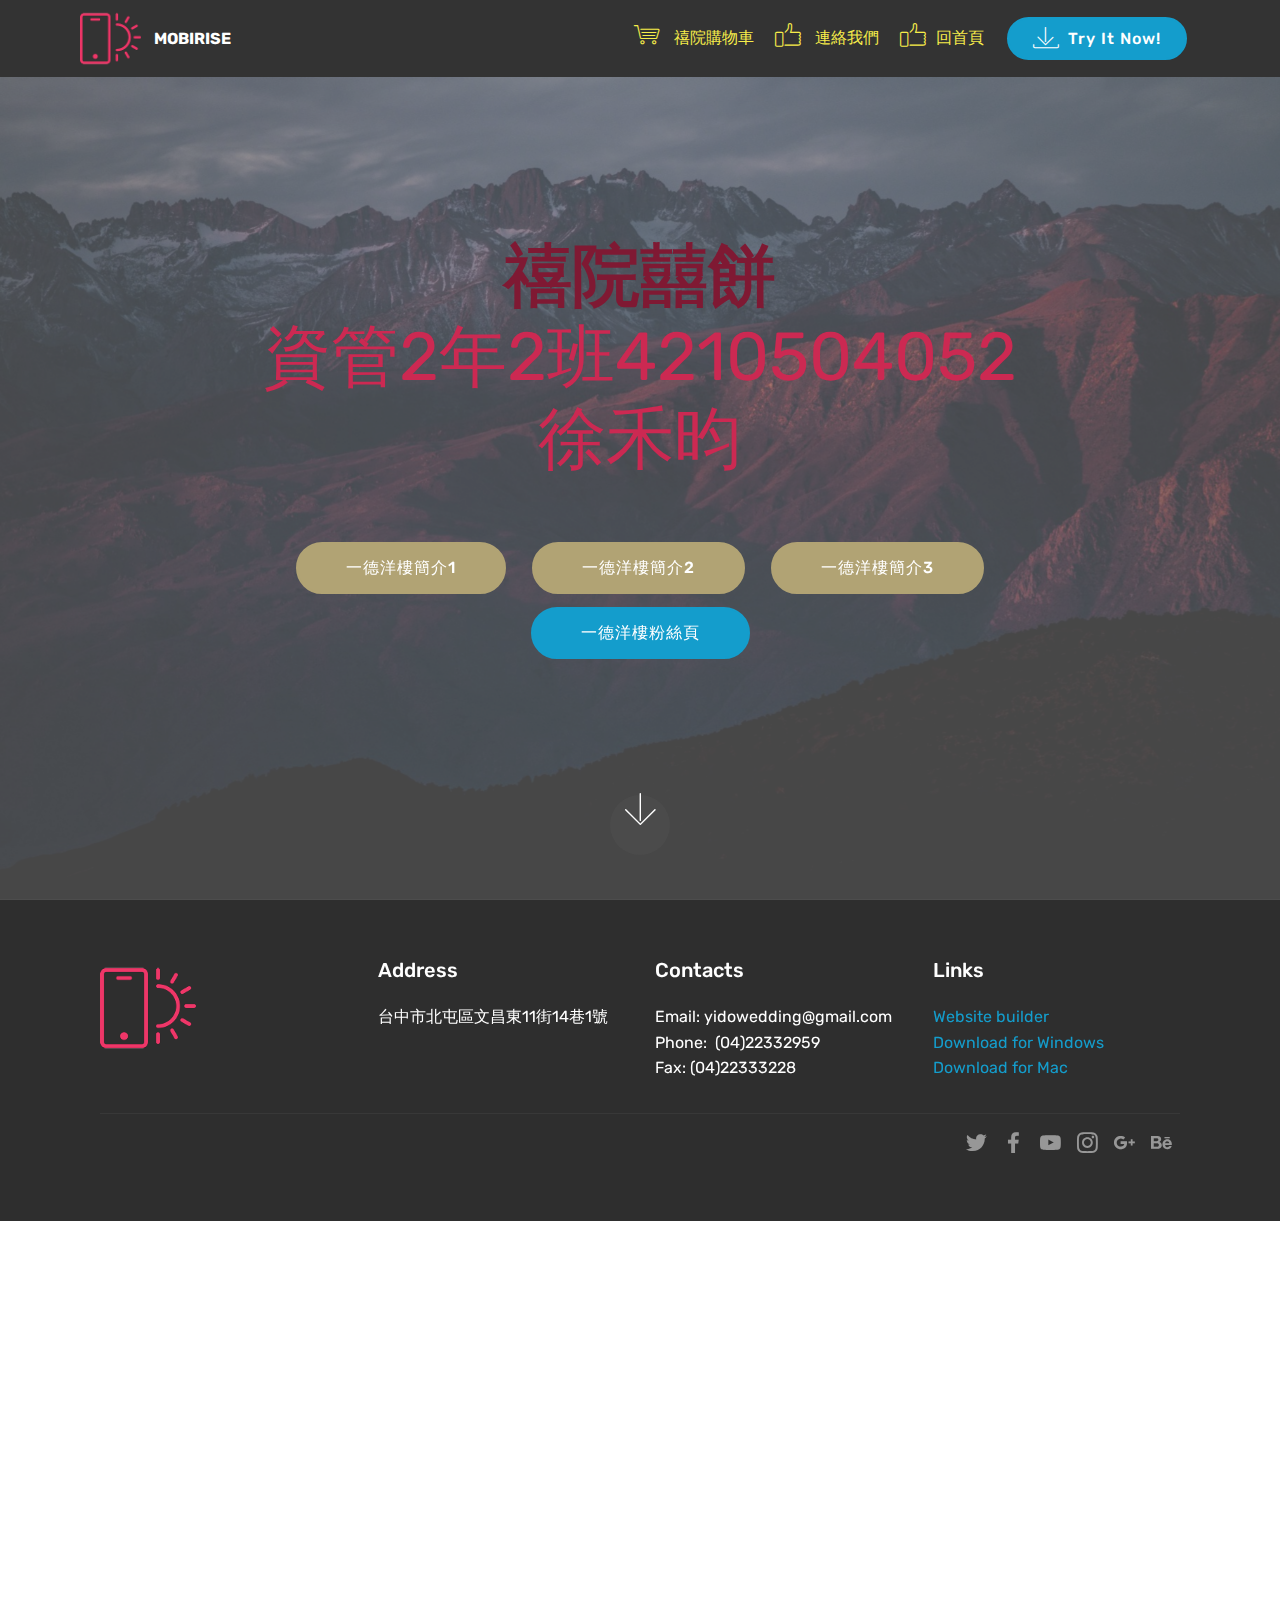
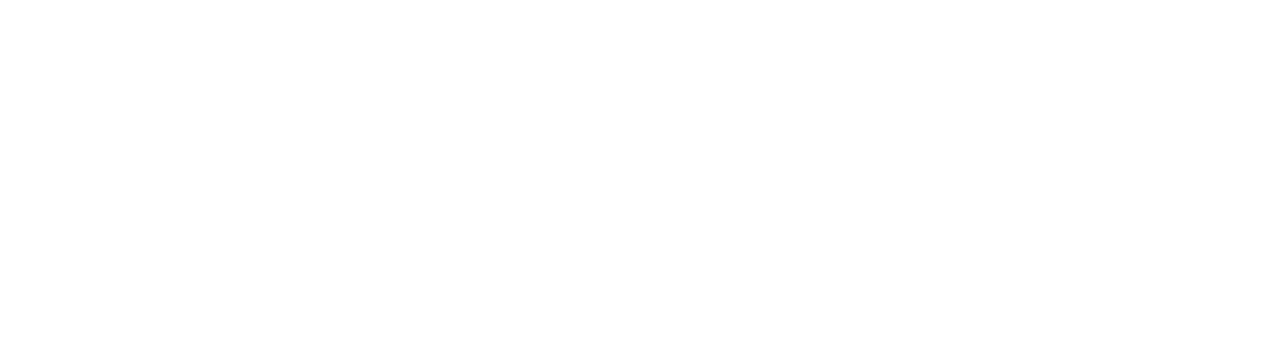
<file: index.html>
<!DOCTYPE html>
<html>
<head>
  <!-- Site made with Mobirise Website Builder v4.3.2, https://mobirise.com -->
  <meta charset="UTF-8">
  <meta http-equiv="X-UA-Compatible" content="IE=edge">
  <meta name="generator" content="Mobirise v4.3.2, mobirise.com">
  <meta name="viewport" content="width=device-width, initial-scale=1">
  <link rel="shortcut icon" href="assets/images/logo2.png" type="image/x-icon">
  <meta name="description" content="">
  <title>Home</title>
  <link rel="stylesheet" href="assets/web/assets/mobirise-icons/mobirise-icons.css">
  <link rel="stylesheet" href="assets/tether/tether.min.css">
  <link rel="stylesheet" href="assets/bootstrap/css/bootstrap.min.css">
  <link rel="stylesheet" href="assets/bootstrap/css/bootstrap-grid.min.css">
  <link rel="stylesheet" href="assets/bootstrap/css/bootstrap-reboot.min.css">
  <link rel="stylesheet" href="assets/socicon/css/styles.css">
  <link rel="stylesheet" href="assets/dropdown/css/style.css">
  <link rel="stylesheet" href="assets/theme/css/style.css">
  <link rel="stylesheet" href="assets/mobirise/css/mbr-additional.css" type="text/css">
  
  
  
</head>
<body>
<section class="menu cid-qC8zlRWObB" once="menu" id="menu1-e" data-rv-view="35">

    

    <nav class="navbar navbar-expand beta-menu navbar-dropdown align-items-center navbar-fixed-top navbar-toggleable-sm">
        <button class="navbar-toggler navbar-toggler-right" type="button" data-toggle="collapse" data-target="#navbarSupportedContent" aria-controls="navbarSupportedContent" aria-expanded="false" aria-label="Toggle navigation">
            <div class="hamburger">
                <span></span>
                <span></span>
                <span></span>
                <span></span>
            </div>
        </button>
        <div class="menu-logo">
            <div class="navbar-brand">
                <span class="navbar-logo">
                    <a href="https://mobirise.com">
                         <img src="assets/images/logo2.png" alt="Mobirise" media-simple="true" style="height: 3.8rem;">
                    </a>
                </span>
                <span class="navbar-caption-wrap"><a class="navbar-caption text-white display-4" href="https://mobirise.com">
                        MOBIRISE
                    </a></span>
            </div>
        </div>
        <div class="collapse navbar-collapse" id="navbarSupportedContent">
            <ul class="navbar-nav nav-dropdown" data-app-modern-menu="true"><li class="nav-item"><a class="nav-link link text-success display-4" href="page3.html"><span class="mbri-shopping-cart mbr-iconfont mbr-iconfont-btn"></span>&nbsp;禧院購物車</a></li>
                <li class="nav-item">
                    <a class="nav-link link text-success display-4" href="page4.html"><span class="mbri-like mbr-iconfont mbr-iconfont-btn"></span>&nbsp;連絡我們</a>
                </li><li class="nav-item"><a class="nav-link link text-success display-4" href="index.html"><span class="mbri-like mbr-iconfont mbr-iconfont-btn"></span>回首頁</a></li></ul>
            <div class="navbar-buttons mbr-section-btn"><a class="btn btn-sm btn-primary display-4" href="https://mobirise.com">
                    <span class="mbri-save mbr-iconfont mbr-iconfont-btn "></span>
                    Try It Now!
                </a></div>
        </div>
    </nav>
</section>

<section class="engine"><a href="https://mobirise.co">Mobirise</a></section><section class="cid-qC8zlT3sA8 mbr-fullscreen mbr-parallax-background" id="header2-f" data-rv-view="37">

    

    <div class="mbr-overlay" style="opacity: 0.6; background-color: rgb(118, 118, 118);"></div>

    <div class="container align-center">
        <div class="row justify-content-md-center">
            <div class="mbr-white col-md-10">
                <h1 class="mbr-section-title mbr-bold pb-3 mbr-fonts-style display-1">禧院囍餅<br><span style="font-weight: normal;">資管2年2班4210504052<br>徐禾昀</span></h1>
                
                <p class="mbr-text pb-3 mbr-fonts-style display-5"></p>
                <div class="mbr-section-btn"><a class="btn btn-md btn-danger display-4" href="https://www.youtube.com/watch?v=irKQ6YsvZEI&t=2s" target="_blank">一德洋樓簡介1</a> <a class="btn btn-md btn-danger display-4" href="https://www.youtube.com/watch?v=BnlXxm09wXU" target="_blank">一德洋樓簡介2</a> <a class="btn btn-md btn-danger display-4" href="https://www.youtube.com/watch?v=wf-YfYHKl_U" target="_blank">一德洋樓簡介3</a> <a class="btn btn-md btn-primary display-4" href="https://www.facebook.com/YidoMansion/" target="_blank">一德洋樓粉絲頁</a></div>
            </div>
        </div>
    </div>
    <div class="mbr-arrow hidden-sm-down" aria-hidden="true">
        <a href="#next">
            <i class="mbri-down mbr-iconfont"></i>
        </a>
    </div>
</section>

<section class="cid-qC8zlTOnm1" id="footer1-g" data-rv-view="40">

    

    

    <div class="container">
        <div class="media-container-row content text-white">
            <div class="col-12 col-md-3">
                <div class="media-wrap">
                    <a href="https://mobirise.com/">
                        <img src="assets/images/logo2.png" alt="Mobirise" media-simple="true">
                    </a>
                </div>
            </div>
            <div class="col-12 col-md-3 mbr-fonts-style display-7">
                <h5 class="pb-3">
                    Address
                </h5>
                <p class="mbr-text">台中市北屯區文昌東11街14巷1號<br><br></p>
            </div>
            <div class="col-12 col-md-3 mbr-fonts-style display-7">
                <h5 class="pb-3">
                    Contacts
                </h5>
                <p class="mbr-text">
                    Email: yidowedding@gmail.com
                    <br>Phone: &nbsp;(04)22332959&nbsp;<br>Fax: (04)22333228</p>
            </div>
            <div class="col-12 col-md-3 mbr-fonts-style display-7">
                <h5 class="pb-3">
                    Links
                </h5>
                <p class="mbr-text">
                    <a class="text-primary" href="https://mobirise.com/">Website builder</a>
                    <br><a class="text-primary" href="https://mobirise.com/mobirise-free-win.zip">Download for Windows</a>
                    <br><a class="text-primary" href="https://mobirise.com/mobirise-free-mac.zip">Download for Mac</a>
                </p>
            </div>
        </div>
        <div class="footer-lower">
            <div class="media-container-row">
                <div class="col-sm-12">
                    <hr>
                </div>
            </div>
            <div class="media-container-row mbr-white">
                <div class="col-sm-6 copyright">
                    <p class="mbr-text mbr-fonts-style display-7"></p>
                </div>
                <div class="col-md-6">
                    <div class="social-list align-right">
                        <div class="soc-item">
                            <a href="https://twitter.com/mobirise" target="_blank">
                                <span class="socicon-twitter socicon mbr-iconfont mbr-iconfont-social" media-simple="true"></span>
                            </a>
                        </div>
                        <div class="soc-item">
                            <a href="https://www.facebook.com/pages/Mobirise/1616226671953247" target="_blank">
                                <span class="socicon-facebook socicon mbr-iconfont mbr-iconfont-social" media-simple="true"></span>
                            </a>
                        </div>
                        <div class="soc-item">
                            <a href="https://www.youtube.com/c/mobirise" target="_blank">
                                <span class="socicon-youtube socicon mbr-iconfont mbr-iconfont-social" media-simple="true"></span>
                            </a>
                        </div>
                        <div class="soc-item">
                            <a href="https://instagram.com/mobirise" target="_blank">
                                <span class="socicon-instagram socicon mbr-iconfont mbr-iconfont-social" media-simple="true"></span>
                            </a>
                        </div>
                        <div class="soc-item">
                            <a href="https://plus.google.com/u/0/+Mobirise" target="_blank">
                                <span class="socicon-googleplus socicon mbr-iconfont mbr-iconfont-social" media-simple="true"></span>
                            </a>
                        </div>
                        <div class="soc-item">
                            <a href="https://www.behance.net/Mobirise" target="_blank">
                                <span class="socicon-behance socicon mbr-iconfont mbr-iconfont-social" media-simple="true"></span>
                            </a>
                        </div>
                    </div>
                </div>
            </div>
        </div>
    </div>
</section>

<section class="cid-qD6aJW6xuv" id="video2-24" data-rv-view="43">

    
    
    <figure class="mbr-figure align-center">
        <div class="video-block" style="width: 100%;">
            <div><iframe class="mbr-embedded-video" src="https://www.youtube.com/embed/M18SXsg3WWA?rel=0&amp;amp;showinfo=0&amp;autoplay=0&amp;loop=0" width="1280" height="720" frameborder="0" allowfullscreen></iframe></div>
        </div>
    </figure>
</section>


  <script src="assets/web/assets/jquery/jquery.min.js"></script>
  <script src="assets/popper/popper.min.js"></script>
  <script src="assets/tether/tether.min.js"></script>
  <script src="assets/bootstrap/js/bootstrap.min.js"></script>
  <script src="assets/dropdown/js/script.min.js"></script>
  <script src="assets/touch-swipe/jquery.touch-swipe.min.js"></script>
  <script src="assets/jarallax/jarallax.min.js"></script>
  <script src="assets/smooth-scroll/smooth-scroll.js"></script>
  <script src="assets/theme/js/script.js"></script>
  
  
</body>
</html>
</file>
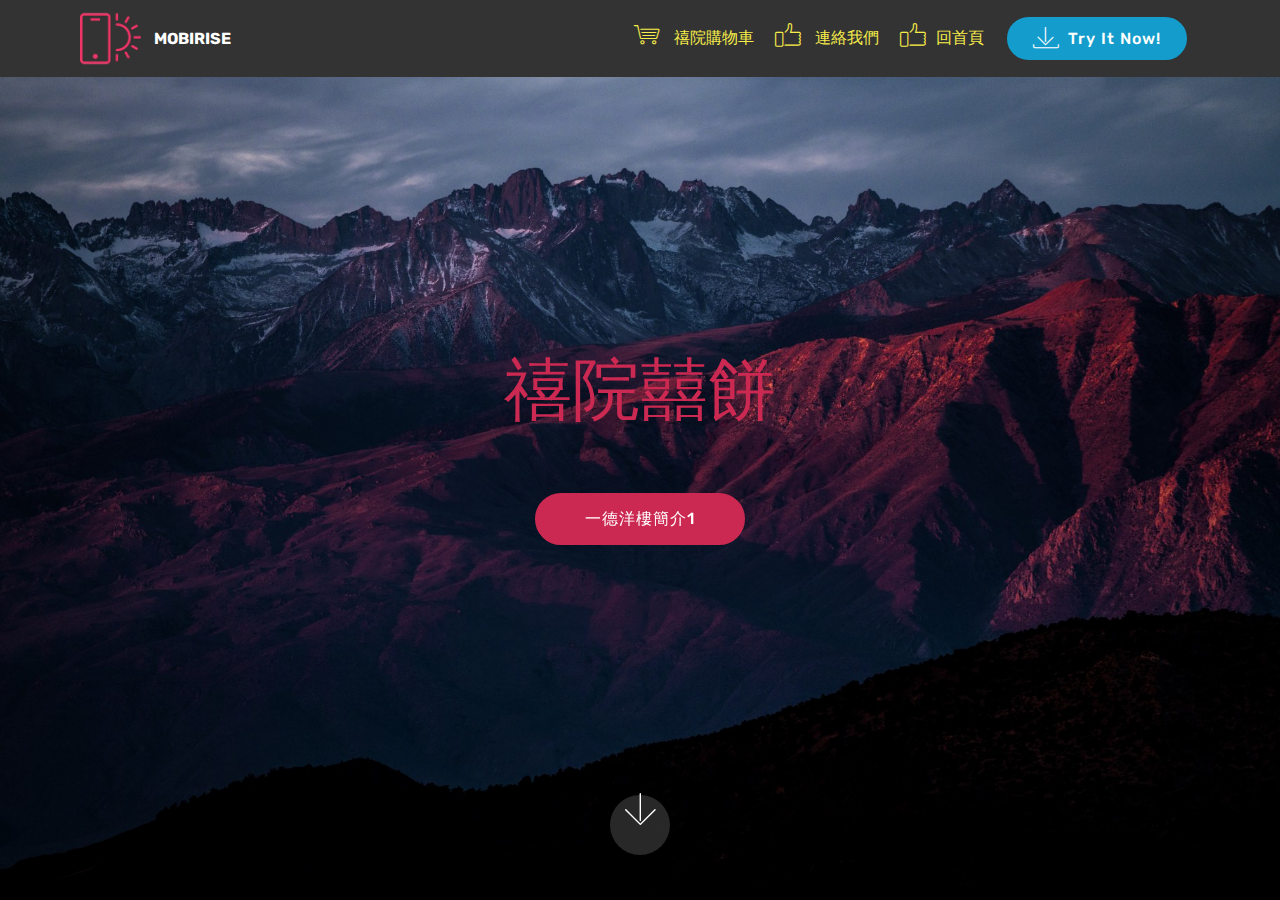
<file: page1.html>
<!DOCTYPE html>
<html>
<head>
  <!-- Site made with Mobirise Website Builder v4.3.2, https://mobirise.com -->
  <meta charset="UTF-8">
  <meta http-equiv="X-UA-Compatible" content="IE=edge">
  <meta name="generator" content="Mobirise v4.3.2, mobirise.com">
  <meta name="viewport" content="width=device-width, initial-scale=1">
  <link rel="shortcut icon" href="assets/images/logo2.png" type="image/x-icon">
  <meta name="description" content="">
  <title>Page 1</title>
  <link rel="stylesheet" href="assets/web/assets/mobirise-icons/mobirise-icons.css">
  <link rel="stylesheet" href="assets/tether/tether.min.css">
  <link rel="stylesheet" href="assets/bootstrap/css/bootstrap.min.css">
  <link rel="stylesheet" href="assets/bootstrap/css/bootstrap-grid.min.css">
  <link rel="stylesheet" href="assets/bootstrap/css/bootstrap-reboot.min.css">
  <link rel="stylesheet" href="assets/dropdown/css/style.css">
  <link rel="stylesheet" href="assets/theme/css/style.css">
  <link rel="stylesheet" href="assets/mobirise/css/mbr-additional.css" type="text/css">
  
  
  
</head>
<body>
<section class="menu cid-qC8zlRWObB" once="menu" id="menu1-13" data-rv-view="45">

    

    <nav class="navbar navbar-expand beta-menu navbar-dropdown align-items-center navbar-fixed-top navbar-toggleable-sm">
        <button class="navbar-toggler navbar-toggler-right" type="button" data-toggle="collapse" data-target="#navbarSupportedContent" aria-controls="navbarSupportedContent" aria-expanded="false" aria-label="Toggle navigation">
            <div class="hamburger">
                <span></span>
                <span></span>
                <span></span>
                <span></span>
            </div>
        </button>
        <div class="menu-logo">
            <div class="navbar-brand">
                <span class="navbar-logo">
                    <a href="https://mobirise.com">
                         <img src="assets/images/logo2.png" alt="Mobirise" media-simple="true" style="height: 3.8rem;">
                    </a>
                </span>
                <span class="navbar-caption-wrap"><a class="navbar-caption text-white display-4" href="https://mobirise.com">
                        MOBIRISE
                    </a></span>
            </div>
        </div>
        <div class="collapse navbar-collapse" id="navbarSupportedContent">
            <ul class="navbar-nav nav-dropdown" data-app-modern-menu="true"><li class="nav-item"><a class="nav-link link text-success display-4" href="page3.html"><span class="mbri-shopping-cart mbr-iconfont mbr-iconfont-btn"></span>&nbsp;禧院購物車</a></li>
                <li class="nav-item">
                    <a class="nav-link link text-success display-4" href="page4.html"><span class="mbri-like mbr-iconfont mbr-iconfont-btn"></span>&nbsp;連絡我們</a>
                </li><li class="nav-item"><a class="nav-link link text-success display-4" href="index.html"><span class="mbri-like mbr-iconfont mbr-iconfont-btn"></span>回首頁</a></li></ul>
            <div class="navbar-buttons mbr-section-btn"><a class="btn btn-sm btn-primary display-4" href="https://mobirise.com">
                    <span class="mbri-save mbr-iconfont mbr-iconfont-btn "></span>
                    Try It Now!
                </a></div>
        </div>
    </nav>
</section>

<section class="engine"><a href="https://mobirise.co/n">bootstrap modal</a></section><section class="cid-qC8zlT3sA8 mbr-fullscreen mbr-parallax-background" id="header2-14" data-rv-view="47">

    

    

    <div class="container align-center">
        <div class="row justify-content-md-center">
            <div class="mbr-white col-md-10">
                <h1 class="mbr-section-title mbr-bold pb-3 mbr-fonts-style display-1"><span style="font-weight: normal;">禧院囍餅</span></h1>
                
                <p class="mbr-text pb-3 mbr-fonts-style display-5"></p>
                <div class="mbr-section-btn"><a class="btn btn-md btn-secondary display-4" href="https://www.youtube.com/watch?v=irKQ6YsvZEI&t=2s" target="_blank">一德洋樓簡介1</a></div>
            </div>
        </div>
    </div>
    <div class="mbr-arrow hidden-sm-down" aria-hidden="true">
        <a href="#next">
            <i class="mbri-down mbr-iconfont"></i>
        </a>
    </div>
</section>


  <script src="assets/web/assets/jquery/jquery.min.js"></script>
  <script src="assets/popper/popper.min.js"></script>
  <script src="assets/tether/tether.min.js"></script>
  <script src="assets/bootstrap/js/bootstrap.min.js"></script>
  <script src="assets/smooth-scroll/smooth-scroll.js"></script>
  <script src="assets/dropdown/js/script.min.js"></script>
  <script src="assets/touch-swipe/jquery.touch-swipe.min.js"></script>
  <script src="assets/jarallax/jarallax.min.js"></script>
  <script src="assets/theme/js/script.js"></script>
  
  
</body>
</html>
</file>
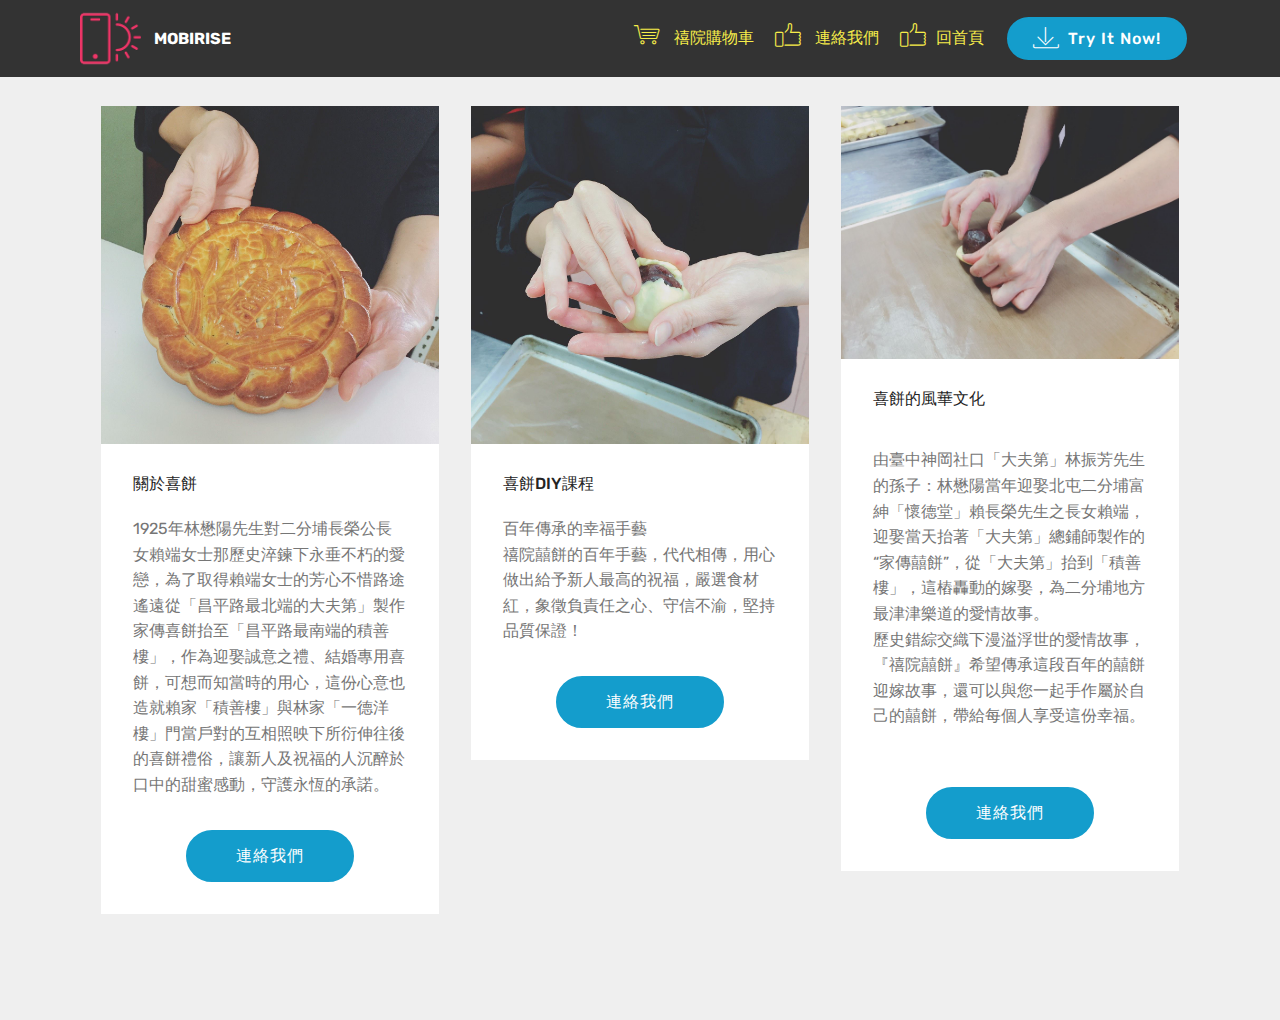
<file: page3.html>
<!DOCTYPE html>
<html>
<head>
  <!-- Site made with Mobirise Website Builder v4.3.2, https://mobirise.com -->
  <meta charset="UTF-8">
  <meta http-equiv="X-UA-Compatible" content="IE=edge">
  <meta name="generator" content="Mobirise v4.3.2, mobirise.com">
  <meta name="viewport" content="width=device-width, initial-scale=1">
  <link rel="shortcut icon" href="assets/images/logo2.png" type="image/x-icon">
  <meta name="description" content="Website Builder Description">
  <title>products</title>
  <link rel="stylesheet" href="assets/web/assets/mobirise-icons/mobirise-icons.css">
  <link rel="stylesheet" href="assets/tether/tether.min.css">
  <link rel="stylesheet" href="assets/bootstrap/css/bootstrap.min.css">
  <link rel="stylesheet" href="assets/bootstrap/css/bootstrap-grid.min.css">
  <link rel="stylesheet" href="assets/bootstrap/css/bootstrap-reboot.min.css">
  <link rel="stylesheet" href="assets/dropdown/css/style.css">
  <link rel="stylesheet" href="assets/theme/css/style.css">
  <link rel="stylesheet" href="assets/mobirise/css/mbr-additional.css" type="text/css">
  
  
  
</head>
<body>
<section class="menu cid-qC8zlRWObB" once="menu" id="menu1-1z" data-rv-view="50">

    

    <nav class="navbar navbar-expand beta-menu navbar-dropdown align-items-center navbar-fixed-top navbar-toggleable-sm">
        <button class="navbar-toggler navbar-toggler-right" type="button" data-toggle="collapse" data-target="#navbarSupportedContent" aria-controls="navbarSupportedContent" aria-expanded="false" aria-label="Toggle navigation">
            <div class="hamburger">
                <span></span>
                <span></span>
                <span></span>
                <span></span>
            </div>
        </button>
        <div class="menu-logo">
            <div class="navbar-brand">
                <span class="navbar-logo">
                    <a href="https://mobirise.com">
                         <img src="assets/images/logo2.png" alt="Mobirise" media-simple="true" style="height: 3.8rem;">
                    </a>
                </span>
                <span class="navbar-caption-wrap"><a class="navbar-caption text-white display-4" href="https://mobirise.com">
                        MOBIRISE
                    </a></span>
            </div>
        </div>
        <div class="collapse navbar-collapse" id="navbarSupportedContent">
            <ul class="navbar-nav nav-dropdown" data-app-modern-menu="true"><li class="nav-item"><a class="nav-link link text-success display-4" href="page3.html"><span class="mbri-shopping-cart mbr-iconfont mbr-iconfont-btn"></span>&nbsp;禧院購物車</a></li>
                <li class="nav-item">
                    <a class="nav-link link text-success display-4" href="page4.html"><span class="mbri-like mbr-iconfont mbr-iconfont-btn"></span>&nbsp;連絡我們</a>
                </li><li class="nav-item"><a class="nav-link link text-success display-4" href="index.html"><span class="mbri-like mbr-iconfont mbr-iconfont-btn"></span>回首頁</a></li></ul>
            <div class="navbar-buttons mbr-section-btn"><a class="btn btn-sm btn-primary display-4" href="https://mobirise.com">
                    <span class="mbri-save mbr-iconfont mbr-iconfont-btn "></span>
                    Try It Now!
                </a></div>
        </div>
    </nav>
</section>

<section class="engine"><a href="https://mobirise.co/k">free bootstrap templates</a></section><section class="features3 cid-qCZWpazbKB" id="features3-20" data-rv-view="52">

    

    
    <div class="container">
        <div class="media-container-row">
            <div class="card p-3 col-12 col-md-6 col-lg-4">
                <div class="card-wrapper">
                    <div class="card-img">
                        <img src="assets/images/s-16351238-1280x1280.jpg" alt="Mobirise" title="" media-simple="true">
                    </div>
                    <div class="card-box">
                        <h4 class="card-title mbr-fonts-style display-7">關於喜餅</h4>
                        <p class="mbr-text mbr-fonts-style display-7">1925年林懋陽先生對二分埔長榮公長女賴端女士那歷史淬鍊下永垂不朽的愛戀，為了取得賴端女士的芳心不惜路途遙遠從「昌平路最北端的大夫第」製作家傳喜餅抬至「昌平路最南端的積善樓」，作為迎娶誠意之禮、結婚專用喜餅，可想而知當時的用心，這份心意也造就賴家「積善樓」與林家「一德洋樓」門當戶對的互相照映下所衍伸往後的喜餅禮俗，讓新人及祝福的人沉醉於口中的甜蜜感動，守護永恆的承諾。</p>
                    </div>
                    <div class="mbr-section-btn text-center"><a href="page4.html" class="btn btn-primary display-4">
                            連絡我們</a></div>
                </div>
            </div>

            <div class="card p-3 col-12 col-md-6 col-lg-4">
                <div class="card-wrapper">
                    <div class="card-img">
                        <img src="assets/images/s-16351240-1280x1280.jpg" alt="Mobirise" title="" media-simple="true">
                    </div>
                    <div class="card-box">
                        <h4 class="card-title mbr-fonts-style display-7">喜餅DIY課程</h4>
                        <p class="mbr-text mbr-fonts-style display-7">百年傳承的幸福手藝<br>禧院囍餅的百年手藝，代代相傳，用心做出給予新人最高的祝福，嚴選食材紅，象徵負責任之心、守信不渝，堅持品質保證！&nbsp;<br></p>
                    </div>
                    <div class="mbr-section-btn text-center"><a href="page4.html" class="btn btn-primary display-4">
                            連絡我們</a></div>
                </div>
            </div>

            <div class="card p-3 col-12 col-md-6 col-lg-4">
                <div class="card-wrapper">
                    <div class="card-img">
                        <img src="assets/images/s-16351245-1478x1108.jpg" alt="Mobirise" title="" media-simple="true">
                    </div>
                    <div class="card-box">
                        <h4 class="card-title mbr-fonts-style display-7">喜餅的風華文化<br><br></h4>
                        <p class="mbr-text mbr-fonts-style display-7">由臺中神岡社口「大夫第」林振芳先生的孫子：林懋陽當年迎娶北屯二分埔富紳「懷德堂」賴長榮先生之長女賴端，迎娶當天抬著「大夫第」總鋪師製作的“家傳囍餅”，從「大夫第」抬到「積善樓」，這樁轟動的嫁娶，為二分埔地方最津津樂道的愛情故事。<br>
歷史錯綜交織下漫溢浮世的愛情故事，『禧院囍餅』希望傳承這段百年的囍餅迎嫁故事，還可以與您一起手作屬於自己的囍餅，帶給每個人享受這份幸福。<br>
<br></p>
                    </div>
                    <div class="mbr-section-btn text-center"><a href="page4.html" class="btn btn-primary display-4">
                            連絡我們</a></div>
                </div>
            </div>

            
        </div>
    </div>
</section>


  <script src="assets/web/assets/jquery/jquery.min.js"></script>
  <script src="assets/popper/popper.min.js"></script>
  <script src="assets/tether/tether.min.js"></script>
  <script src="assets/bootstrap/js/bootstrap.min.js"></script>
  <script src="assets/smooth-scroll/smooth-scroll.js"></script>
  <script src="assets/dropdown/js/script.min.js"></script>
  <script src="assets/touch-swipe/jquery.touch-swipe.min.js"></script>
  <script src="assets/theme/js/script.js"></script>
  
  
</body>
</html>
</file>
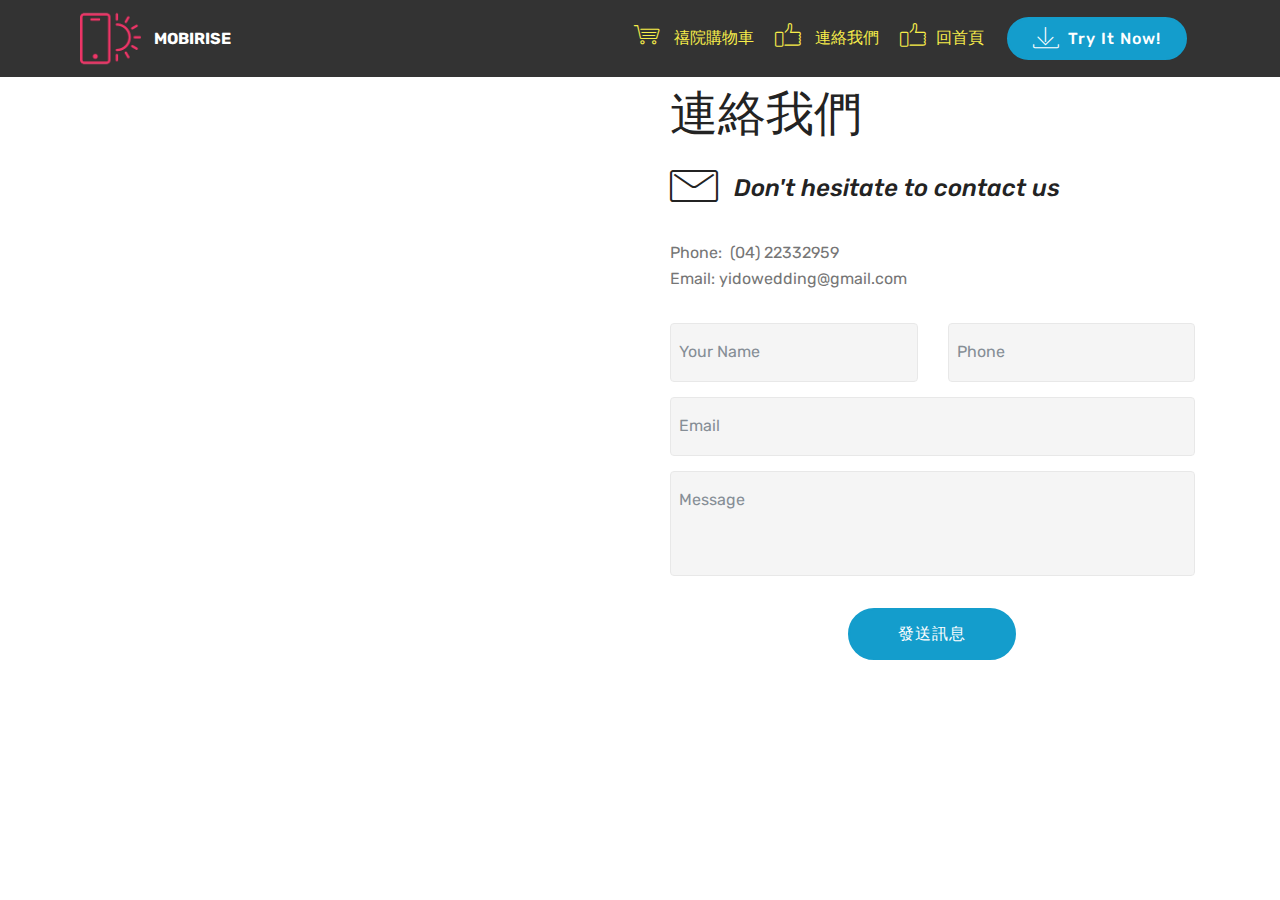
<file: page4.html>
<!DOCTYPE html>
<html>
<head>
  <!-- Site made with Mobirise Website Builder v4.3.2, https://mobirise.com -->
  <meta charset="UTF-8">
  <meta http-equiv="X-UA-Compatible" content="IE=edge">
  <meta name="generator" content="Mobirise v4.3.2, mobirise.com">
  <meta name="viewport" content="width=device-width, initial-scale=1">
  <link rel="shortcut icon" href="assets/images/logo2.png" type="image/x-icon">
  <meta name="description" content="Web Site Builder Description">
  <title>inquiry</title>
  <link rel="stylesheet" href="assets/web/assets/mobirise-icons/mobirise-icons.css">
  <link rel="stylesheet" href="assets/tether/tether.min.css">
  <link rel="stylesheet" href="assets/bootstrap/css/bootstrap.min.css">
  <link rel="stylesheet" href="assets/bootstrap/css/bootstrap-grid.min.css">
  <link rel="stylesheet" href="assets/bootstrap/css/bootstrap-reboot.min.css">
  <link rel="stylesheet" href="assets/dropdown/css/style.css">
  <link rel="stylesheet" href="assets/theme/css/style.css">
  <link rel="stylesheet" href="assets/mobirise/css/mbr-additional.css" type="text/css">
  
  
  
</head>
<body>
<section class="menu cid-qC8zlRWObB" once="menu" id="menu1-22" data-rv-view="55">

    

    <nav class="navbar navbar-expand beta-menu navbar-dropdown align-items-center navbar-fixed-top navbar-toggleable-sm">
        <button class="navbar-toggler navbar-toggler-right" type="button" data-toggle="collapse" data-target="#navbarSupportedContent" aria-controls="navbarSupportedContent" aria-expanded="false" aria-label="Toggle navigation">
            <div class="hamburger">
                <span></span>
                <span></span>
                <span></span>
                <span></span>
            </div>
        </button>
        <div class="menu-logo">
            <div class="navbar-brand">
                <span class="navbar-logo">
                    <a href="https://mobirise.com">
                         <img src="assets/images/logo2.png" alt="Mobirise" media-simple="true" style="height: 3.8rem;">
                    </a>
                </span>
                <span class="navbar-caption-wrap"><a class="navbar-caption text-white display-4" href="https://mobirise.com">
                        MOBIRISE
                    </a></span>
            </div>
        </div>
        <div class="collapse navbar-collapse" id="navbarSupportedContent">
            <ul class="navbar-nav nav-dropdown" data-app-modern-menu="true"><li class="nav-item"><a class="nav-link link text-success display-4" href="page3.html"><span class="mbri-shopping-cart mbr-iconfont mbr-iconfont-btn"></span>&nbsp;禧院購物車</a></li>
                <li class="nav-item">
                    <a class="nav-link link text-success display-4" href="page4.html"><span class="mbri-like mbr-iconfont mbr-iconfont-btn"></span>&nbsp;連絡我們</a>
                </li><li class="nav-item"><a class="nav-link link text-success display-4" href="index.html"><span class="mbri-like mbr-iconfont mbr-iconfont-btn"></span>回首頁</a></li></ul>
            <div class="navbar-buttons mbr-section-btn"><a class="btn btn-sm btn-primary display-4" href="https://mobirise.com">
                    <span class="mbri-save mbr-iconfont mbr-iconfont-btn "></span>
                    Try It Now!
                </a></div>
        </div>
    </nav>
</section>

<section class="engine"><a href="https://mobirise.co/i">build a website</a></section><section class="mbr-section form4 cid-qCZYU97r7i" id="form4-23" data-rv-view="57">

    

    
    <div class="container">
        <div class="row">
            <div class="col-md-6">
                <div class="google-map"><iframe frameborder="0" style="border:0" src="https://www.google.com/maps/embed/v1/place?key=AIzaSyA0Dx_boXQiwvdz8sJHoYeZNVTdoWONYkU&amp;q=place_id:ChIJNS7t3OYXaTQRUhUMdro_WXg" allowfullscreen=""></iframe></div>
            </div>
            <div class="col-md-6">
                <h2 class="pb-3 align-left mbr-fonts-style display-2">連絡我們</h2>
                <div>
                    <div class="icon-block pb-3">
                        <span class="icon-block__icon">
                            <span class="mbri-letter mbr-iconfont" media-simple="true"></span>
                        </span>
                        <h4 class="icon-block__title align-left mbr-fonts-style display-5">
                            Don't hesitate to contact us
                        </h4>
                    </div>
                    <div class="icon-contacts pb-3">
                        <h5 class="align-left mbr-fonts-style display-7"></h5>
                        <p class="mbr-text align-left mbr-fonts-style display-7">
                            Phone: &nbsp;(04) 22332959&nbsp;<br>
                            Email: yidowedding@gmail.com
                        </p>
                    </div>
                </div>
                <div data-form-type="formoid">
                    <div data-form-alert="" hidden="">Thanks for filling out the form!</div>
                    <form class="block mbr-form" action="https://mobirise.com/" method="post" data-form-title="Mobirise Form"><input type="hidden" data-form-email="true" value="wVfUtoYAa+yGUPn2A8I+7u+dxosGGAjORQ6vmWCAqdZ3z2wkUCZ0NP4TJkhqxWQ1MiCKnOLnpoGURSDQeC7CyBjDVvViJS5odHHl4ooNQdz44U/dNkHXjmtOg9+ALsum">
                        <div class="row">
                            <div class="col-md-6 multi-horizontal" data-for="name">
                                <input type="text" class="form-control input" name="name" data-form-field="Name" placeholder="Your Name" required="" id="name-form4-23">
                            </div>
                            <div class="col-md-6 multi-horizontal" data-for="phone">
                                <input type="text" class="form-control input" name="phone" data-form-field="Phone" placeholder="Phone" required="" id="phone-form4-23">
                            </div>
                            <div class="col-md-12" data-for="email">
                                <input type="text" class="form-control input" name="email" data-form-field="Email" placeholder="Email" required="" id="email-form4-23">
                            </div>
                            <div class="col-md-12" data-for="message">
                                <textarea class="form-control input" name="message" rows="3" data-form-field="Message" placeholder="Message" style="resize:none" id="message-form4-23"></textarea>
                            </div>
                            <div class="input-group-btn col-md-12" style="margin-top: 10px;"><button href="" type="submit" class="btn btn-primary btn-form display-4">發送訊息</button></div>
                        </div>
                    </form>
                </div>
            </div>
        </div>
    </div>
</section>


  <script src="assets/web/assets/jquery/jquery.min.js"></script>
  <script src="assets/popper/popper.min.js"></script>
  <script src="assets/tether/tether.min.js"></script>
  <script src="assets/bootstrap/js/bootstrap.min.js"></script>
  <script src="assets/smooth-scroll/smooth-scroll.js"></script>
  <script src="assets/dropdown/js/script.min.js"></script>
  <script src="assets/touch-swipe/jquery.touch-swipe.min.js"></script>
  <script src="assets/theme/js/script.js"></script>
  <script src="assets/formoid/formoid.min.js"></script>
  
  
</body>
</html>
</file>
<file: assets/web/assets/mobirise-icons/mobirise-icons.css>
@font-face {
  font-family: 'MobiriseIcons';
  src:  url('mobirise-icons.eot?spat4u');
  src:  url('mobirise-icons.eot?spat4u#iefix') format('embedded-opentype'),
    url('mobirise-icons.ttf?spat4u') format('truetype'),
    url('mobirise-icons.woff?spat4u') format('woff'),
    url('mobirise-icons.svg?spat4u#MobiriseIcons') format('svg');
  font-weight: normal;
  font-style: normal;
}

[class^="mbri-"], [class*=" mbri-"] {
  /* use !important to prevent issues with browser extensions that change fonts */
  font-family: MobiriseIcons !important;
  speak: none;
  font-style: normal;
  font-weight: normal;
  font-variant: normal;
  text-transform: none;
  line-height: 1;

  /* Better Font Rendering =========== */
  -webkit-font-smoothing: antialiased;
  -moz-osx-font-smoothing: grayscale;
}

.mbri-add-submenu:before {
  content: "\e900";
}
.mbri-alert:before {
  content: "\e901";
}
.mbri-align-center:before {
  content: "\e902";
}
.mbri-align-justify:before {
  content: "\e903";
}
.mbri-align-left:before {
  content: "\e904";
}
.mbri-align-right:before {
  content: "\e905";
}
.mbri-android:before {
  content: "\e906";
}
.mbri-apple:before {
  content: "\e907";
}
.mbri-arrow-down:before {
  content: "\e908";
}
.mbri-arrow-next:before {
  content: "\e909";
}
.mbri-arrow-prev:before {
  content: "\e90a";
}
.mbri-arrow-up:before {
  content: "\e90b";
}
.mbri-bold:before {
  content: "\e90c";
}
.mbri-bookmark:before {
  content: "\e90d";
}
.mbri-bootstrap:before {
  content: "\e90e";
}
.mbri-briefcase:before {
  content: "\e90f";
}
.mbri-browse:before {
  content: "\e910";
}
.mbri-bulleted-list:before {
  content: "\e911";
}
.mbri-calendar:before {
  content: "\e912";
}
.mbri-camera:before {
  content: "\e913";
}
.mbri-cart-add:before {
  content: "\e914";
}
.mbri-cart-full:before {
  content: "\e915";
}
.mbri-cash:before {
  content: "\e916";
}
.mbri-change-style:before {
  content: "\e917";
}
.mbri-chat:before {
  content: "\e918";
}
.mbri-clock:before {
  content: "\e919";
}
.mbri-close:before {
  content: "\e91a";
}
.mbri-cloud:before {
  content: "\e91b";
}
.mbri-code:before {
  content: "\e91c";
}
.mbri-contact-form:before {
  content: "\e91d";
}
.mbri-credit-card:before {
  content: "\e91e";
}
.mbri-cursor-click:before {
  content: "\e91f";
}
.mbri-cust-feedback:before {
  content: "\e920";
}
.mbri-database:before {
  content: "\e921";
}
.mbri-delivery:before {
  content: "\e922";
}
.mbri-desktop:before {
  content: "\e923";
}
.mbri-devices:before {
  content: "\e924";
}
.mbri-down:before {
  content: "\e925";
}
.mbri-download:before {
  content: "\e989";
}
.mbri-drag-n-drop:before {
  content: "\e927";
}
.mbri-drag-n-drop2:before {
  content: "\e928";
}
.mbri-edit:before {
  content: "\e929";
}
.mbri-edit2:before {
  content: "\e92a";
}
.mbri-error:before {
  content: "\e92b";
}
.mbri-extension:before {
  content: "\e92c";
}
.mbri-features:before {
  content: "\e92d";
}
.mbri-file:before {
  content: "\e92e";
}
.mbri-flag:before {
  content: "\e92f";
}
.mbri-folder:before {
  content: "\e930";
}
.mbri-gift:before {
  content: "\e931";
}
.mbri-github:before {
  content: "\e932";
}
.mbri-globe:before {
  content: "\e933";
}
.mbri-globe-2:before {
  content: "\e934";
}
.mbri-growing-chart:before {
  content: "\e935";
}
.mbri-hearth:before {
  content: "\e936";
}
.mbri-help:before {
  content: "\e937";
}
.mbri-home:before {
  content: "\e938";
}
.mbri-hot-cup:before {
  content: "\e939";
}
.mbri-idea:before {
  content: "\e93a";
}
.mbri-image-gallery:before {
  content: "\e93b";
}
.mbri-image-slider:before {
  content: "\e93c";
}
.mbri-info:before {
  content: "\e93d";
}
.mbri-italic:before {
  content: "\e93e";
}
.mbri-key:before {
  content: "\e93f";
}
.mbri-laptop:before {
  content: "\e940";
}
.mbri-layers:before {
  content: "\e941";
}
.mbri-left-right:before {
  content: "\e942";
}
.mbri-left:before {
  content: "\e943";
}
.mbri-letter:before {
  content: "\e944";
}
.mbri-like:before {
  content: "\e945";
}
.mbri-link:before {
  content: "\e946";
}
.mbri-lock:before {
  content: "\e947";
}
.mbri-login:before {
  content: "\e948";
}
.mbri-logout:before {
  content: "\e949";
}
.mbri-magic-stick:before {
  content: "\e94a";
}
.mbri-map-pin:before {
  content: "\e94b";
}
.mbri-menu:before {
  content: "\e94c";
}
.mbri-mobile:before {
  content: "\e94d";
}
.mbri-mobile2:before {
  content: "\e94e";
}
.mbri-mobirise:before {
  content: "\e94f";
}
.mbri-more-horizontal:before {
  content: "\e950";
}
.mbri-more-vertical:before {
  content: "\e951";
}
.mbri-music:before {
  content: "\e952";
}
.mbri-new-file:before {
  content: "\e953";
}
.mbri-numbered-list:before {
  content: "\e954";
}
.mbri-opened-folder:before {
  content: "\e955";
}
.mbri-pages:before {
  content: "\e956";
}
.mbri-paper-plane:before {
  content: "\e957";
}
.mbri-paperclip:before {
  content: "\e958";
}
.mbri-photo:before {
  content: "\e959";
}
.mbri-photos:before {
  content: "\e95a";
}
.mbri-pin:before {
  content: "\e95b";
}
.mbri-play:before {
  content: "\e95c";
}
.mbri-plus:before {
  content: "\e95d";
}
.mbri-preview:before {
  content: "\e95e";
}
.mbri-print:before {
  content: "\e95f";
}
.mbri-protect:before {
  content: "\e960";
}
.mbri-question:before {
  content: "\e961";
}
.mbri-quote-left:before {
  content: "\e962";
}
.mbri-quote-right:before {
  content: "\e963";
}
.mbri-refresh:before {
  content: "\e964";
}
.mbri-responsive:before {
  content: "\e965";
}
.mbri-right:before {
  content: "\e966";
}
.mbri-rocket:before {
  content: "\e967";
}
.mbri-sad-face:before {
  content: "\e968";
}
.mbri-sale:before {
  content: "\e969";
}
.mbri-save:before {
  content: "\e96a";
}
.mbri-search:before {
  content: "\e96b";
}
.mbri-setting:before {
  content: "\e96c";
}
.mbri-setting2:before {
  content: "\e96d";
}
.mbri-setting3:before {
  content: "\e96e";
}
.mbri-share:before {
  content: "\e96f";
}
.mbri-shopping-bag:before {
  content: "\e970";
}
.mbri-shopping-basket:before {
  content: "\e971";
}
.mbri-shopping-cart:before {
  content: "\e972";
}
.mbri-sites:before {
  content: "\e973";
}
.mbri-smile-face:before {
  content: "\e974";
}
.mbri-speed:before {
  content: "\e975";
}
.mbri-star:before {
  content: "\e976";
}
.mbri-success:before {
  content: "\e977";
}
.mbri-sun:before {
  content: "\e978";
}
.mbri-sun2:before {
  content: "\e979";
}
.mbri-tablet:before {
  content: "\e97a";
}
.mbri-tablet-vertical:before {
  content: "\e97b";
}
.mbri-target:before {
  content: "\e97c";
}
.mbri-timer:before {
  content: "\e97d";
}
.mbri-to-ftp:before {
  content: "\e97e";
}
.mbri-to-local-drive:before {
  content: "\e97f";
}
.mbri-touch-swipe:before {
  content: "\e980";
}
.mbri-touch:before {
  content: "\e981";
}
.mbri-trash:before {
  content: "\e982";
}
.mbri-underline:before {
  content: "\e983";
}
.mbri-unlink:before {
  content: "\e984";
}
.mbri-unlock:before {
  content: "\e985";
}
.mbri-up-down:before {
  content: "\e986";
}
.mbri-up:before {
  content: "\e987";
}
.mbri-update:before {
  content: "\e988";
}
.mbri-upload:before {
 content: "\e926"; 
}
.mbri-user:before {
  content: "\e98a";
}
.mbri-user2:before {
  content: "\e98b";
}
.mbri-users:before {
  content: "\e98c";
}
.mbri-video:before {
  content: "\e98d";
}
.mbri-video-play:before {
  content: "\e98e";
}
.mbri-watch:before {
  content: "\e98f";
}
.mbri-website-theme:before {
  content: "\e990";
}
.mbri-wifi:before {
  content: "\e991";
}
.mbri-windows:before {
  content: "\e992";
}
.mbri-zoom-out:before {
  content: "\e993";
}
.mbri-redo:before {
  content: "\e994";
}
.mbri-undo:before {
  content: "\e995";
}
</file>
<file: assets/socicon/css/styles.css>
@charset "UTF-8";

@font-face {
  font-family: "socicon";
  src:url("../fonts/socicon.eot");
  src:url("../fonts/socicon.eot?#iefix") format("embedded-opentype"),
    url("../fonts/socicon.woff") format("woff"),
    url("../fonts/socicon.ttf") format("truetype"),
    url("../fonts/socicon.svg#socicon") format("svg");
  font-weight: normal;
  font-style: normal;

}

[data-icon]:before {
  font-family: "socicon" !important;
  content: attr(data-icon);
  font-style: normal !important;
  font-weight: normal !important;
  font-variant: normal !important;
  text-transform: none !important;
  speak: none;
  line-height: 1;
  -webkit-font-smoothing: antialiased;
  -moz-osx-font-smoothing: grayscale;
}

[class^="socicon-"]:before,
[class*=" socicon-"]:before {
  font-family: "socicon" !important;
  font-style: normal !important;
  font-weight: normal !important;
  font-variant: normal !important;
  text-transform: none !important;
  speak: none;
  line-height: 1;
  -webkit-font-smoothing: antialiased;
  -moz-osx-font-smoothing: grayscale;
}

.socicon-modelmayhem:before {
  content: "\e000";
}
.socicon-mixcloud:before {
  content: "\e001";
}
.socicon-drupal:before {
  content: "\e002";
}
.socicon-swarm:before {
  content: "\e003";
}
.socicon-istock:before {
  content: "\e004";
}
.socicon-yammer:before {
  content: "\e005";
}
.socicon-ello:before {
  content: "\e006";
}
.socicon-stackoverflow:before {
  content: "\e007";
}
.socicon-persona:before {
  content: "\e008";
}
.socicon-triplej:before {
  content: "\e009";
}
.socicon-houzz:before {
  content: "\e00a";
}
.socicon-rss:before {
  content: "\e00b";
}
.socicon-paypal:before {
  content: "\e00c";
}
.socicon-odnoklassniki:before {
  content: "\e00d";
}
.socicon-airbnb:before {
  content: "\e00e";
}
.socicon-periscope:before {
  content: "\e00f";
}
.socicon-outlook:before {
  content: "\e010";
}
.socicon-coderwall:before {
  content: "\e011";
}
.socicon-tripadvisor:before {
  content: "\e012";
}
.socicon-appnet:before {
  content: "\e013";
}
.socicon-goodreads:before {
  content: "\e014";
}
.socicon-tripit:before {
  content: "\e015";
}
.socicon-lanyrd:before {
  content: "\e016";
}
.socicon-slideshare:before {
  content: "\e017";
}
.socicon-buffer:before {
  content: "\e018";
}
.socicon-disqus:before {
  content: "\e019";
}
.socicon-vkontakte:before {
  content: "\e01a";
}
.socicon-whatsapp:before {
  content: "\e01b";
}
.socicon-patreon:before {
  content: "\e01c";
}
.socicon-storehouse:before {
  content: "\e01d";
}
.socicon-pocket:before {
  content: "\e01e";
}
.socicon-mail:before {
  content: "\e01f";
}
.socicon-blogger:before {
  content: "\e020";
}
.socicon-technorati:before {
  content: "\e021";
}
.socicon-reddit:before {
  content: "\e022";
}
.socicon-dribbble:before {
  content: "\e023";
}
.socicon-stumbleupon:before {
  content: "\e024";
}
.socicon-digg:before {
  content: "\e025";
}
.socicon-envato:before {
  content: "\e026";
}
.socicon-behance:before {
  content: "\e027";
}
.socicon-delicious:before {
  content: "\e028";
}
.socicon-deviantart:before {
  content: "\e029";
}
.socicon-forrst:before {
  content: "\e02a";
}
.socicon-play:before {
  content: "\e02b";
}
.socicon-zerply:before {
  content: "\e02c";
}
.socicon-wikipedia:before {
  content: "\e02d";
}
.socicon-apple:before {
  content: "\e02e";
}
.socicon-flattr:before {
  content: "\e02f";
}
.socicon-github:before {
  content: "\e030";
}
.socicon-renren:before {
  content: "\e031";
}
.socicon-friendfeed:before {
  content: "\e032";
}
.socicon-newsvine:before {
  content: "\e033";
}
.socicon-identica:before {
  content: "\e034";
}
.socicon-bebo:before {
  content: "\e035";
}
.socicon-zynga:before {
  content: "\e036";
}
.socicon-steam:before {
  content: "\e037";
}
.socicon-xbox:before {
  content: "\e038";
}
.socicon-windows:before {
  content: "\e039";
}
.socicon-qq:before {
  content: "\e03a";
}
.socicon-douban:before {
  content: "\e03b";
}
.socicon-meetup:before {
  content: "\e03c";
}
.socicon-playstation:before {
  content: "\e03d";
}
.socicon-android:before {
  content: "\e03e";
}
.socicon-snapchat:before {
  content: "\e03f";
}
.socicon-twitter:before {
  content: "\e040";
}
.socicon-facebook:before {
  content: "\e041";
}
.socicon-googleplus:before {
  content: "\e042";
}
.socicon-pinterest:before {
  content: "\e043";
}
.socicon-foursquare:before {
  content: "\e044";
}
.socicon-yahoo:before {
  content: "\e045";
}
.socicon-skype:before {
  content: "\e046";
}
.socicon-yelp:before {
  content: "\e047";
}
.socicon-feedburner:before {
  content: "\e048";
}
.socicon-linkedin:before {
  content: "\e049";
}
.socicon-viadeo:before {
  content: "\e04a";
}
.socicon-xing:before {
  content: "\e04b";
}
.socicon-myspace:before {
  content: "\e04c";
}
.socicon-soundcloud:before {
  content: "\e04d";
}
.socicon-spotify:before {
  content: "\e04e";
}
.socicon-grooveshark:before {
  content: "\e04f";
}
.socicon-lastfm:before {
  content: "\e050";
}
.socicon-youtube:before {
  content: "\e051";
}
.socicon-vimeo:before {
  content: "\e052";
}
.socicon-dailymotion:before {
  content: "\e053";
}
.socicon-vine:before {
  content: "\e054";
}
.socicon-flickr:before {
  content: "\e055";
}
.socicon-500px:before {
  content: "\e056";
}
.socicon-wordpress:before {
  content: "\e058";
}
.socicon-tumblr:before {
  content: "\e059";
}
.socicon-twitch:before {
  content: "\e05a";
}
.socicon-8tracks:before {
  content: "\e05b";
}
.socicon-amazon:before {
  content: "\e05c";
}
.socicon-icq:before {
  content: "\e05d";
}
.socicon-smugmug:before {
  content: "\e05e";
}
.socicon-ravelry:before {
  content: "\e05f";
}
.socicon-weibo:before {
  content: "\e060";
}
.socicon-baidu:before {
  content: "\e061";
}
.socicon-angellist:before {
  content: "\e062";
}
.socicon-ebay:before {
  content: "\e063";
}
.socicon-imdb:before {
  content: "\e064";
}
.socicon-stayfriends:before {
  content: "\e065";
}
.socicon-residentadvisor:before {
  content: "\e066";
}
.socicon-google:before {
  content: "\e067";
}
.socicon-yandex:before {
  content: "\e068";
}
.socicon-sharethis:before {
  content: "\e069";
}
.socicon-bandcamp:before {
  content: "\e06a";
}
.socicon-itunes:before {
  content: "\e06b";
}
.socicon-deezer:before {
  content: "\e06c";
}
.socicon-telegram:before {
  content: "\e06e";
}
.socicon-openid:before {
  content: "\e06f";
}
.socicon-amplement:before {
  content: "\e070";
}
.socicon-viber:before {
  content: "\e071";
}
.socicon-zomato:before {
  content: "\e072";
}
.socicon-draugiem:before {
  content: "\e074";
}
.socicon-endomodo:before {
  content: "\e075";
}
.socicon-filmweb:before {
  content: "\e076";
}
.socicon-stackexchange:before {
  content: "\e077";
}
.socicon-wykop:before {
  content: "\e078";
}
.socicon-teamspeak:before {
  content: "\e079";
}
.socicon-teamviewer:before {
  content: "\e07a";
}
.socicon-ventrilo:before {
  content: "\e07b";
}
.socicon-younow:before {
  content: "\e07c";
}
.socicon-raidcall:before {
  content: "\e07d";
}
.socicon-mumble:before {
  content: "\e07e";
}
.socicon-medium:before {
  content: "\e06d";
}
.socicon-bebee:before {
  content: "\e07f";
}
.socicon-hitbox:before {
  content: "\e080";
}
.socicon-reverbnation:before {
  content: "\e081";
}
.socicon-formulr:before {
  content: "\e082";
}
.socicon-instagram:before {
  content: "\e057";
}
.socicon-battlenet:before {
  content: "\e083";
}
.socicon-chrome:before {
  content: "\e084";
}
.socicon-discord:before {
  content: "\e086";
}
.socicon-issuu:before {
  content: "\e087";
}
.socicon-macos:before {
  content: "\e088";
}
.socicon-firefox:before {
  content: "\e089";
}
.socicon-opera:before {
  content: "\e08d";
}
.socicon-keybase:before {
  content: "\e090";
}
.socicon-alliance:before {
  content: "\e091";
}
.socicon-livejournal:before {
  content: "\e092";
}
.socicon-googlephotos:before {
  content: "\e093";
}
.socicon-horde:before {
  content: "\e094";
}
.socicon-etsy:before {
  content: "\e095";
}
.socicon-zapier:before {
  content: "\e096";
}
.socicon-google-scholar:before {
  content: "\e097";
}
.socicon-researchgate:before {
  content: "\e098";
}
.socicon-wechat:before {
  content: "\e099";
}
.socicon-strava:before {
  content: "\e09a";
}
.socicon-line:before {
  content: "\e09b";
}
.socicon-lyft:before {
  content: "\e09c";
}
.socicon-uber:before {
  content: "\e09d";
}
.socicon-songkick:before {
  content: "\e09e";
}
.socicon-viewbug:before {
  content: "\e09f";
}
.socicon-googlegroups:before {
  content: "\e0a0";
}
.socicon-quora:before {
  content: "\e073";
}
.socicon-diablo:before {
  content: "\e085";
}
.socicon-blizzard:before {
  content: "\e0a1";
}
.socicon-hearthstone:before {
  content: "\e08b";
}
.socicon-heroes:before {
  content: "\e08a";
}
.socicon-overwatch:before {
  content: "\e08c";
}
.socicon-warcraft:before {
  content: "\e08e";
}
.socicon-starcraft:before {
  content: "\e08f";
}
.socicon-beam:before {
  content: "\e0a2";
}
.socicon-curse:before {
  content: "\e0a3";
}
.socicon-player:before {
  content: "\e0a4";
}
.socicon-streamjar:before {
  content: "\e0a5";
}
.socicon-nintendo:before {
  content: "\e0a6";
}
.socicon-hellocoton:before {
  content: "\e0a7";
}
</file>
<file: assets/dropdown/css/style.css>
.navbar-dropdown {
  left: 0;
  padding: 0;
  position: absolute;
  right: 0;
  top: 0;
  transition: all 0.45s ease;
  z-index: 1030;
  background: #282828; }
  .navbar-dropdown .navbar-logo {
    margin-right: 0.8rem;
    transition: margin 0.3s ease-in-out;
    vertical-align: middle; }
    .navbar-dropdown .navbar-logo img {
      height: 3.125rem;
      transition: all 0.3s ease-in-out; }
    .navbar-dropdown .navbar-logo.mbr-iconfont {
      font-size: 3.125rem;
      line-height: 3.125rem; }
  .navbar-dropdown .navbar-caption {
    font-weight: 700;
    white-space: normal;
    vertical-align: -4px;
    line-height: 3.125rem !important; }
    .navbar-dropdown .navbar-caption, .navbar-dropdown .navbar-caption:hover {
      color: inherit;
      text-decoration: none; }
  .navbar-dropdown .mbr-iconfont + .navbar-caption {
    vertical-align: -1px; }
  .navbar-dropdown.navbar-fixed-top {
    position: fixed; }
  .navbar-dropdown .navbar-brand span {
    vertical-align: -4px; }
  .navbar-dropdown.bg-color.transparent {
    background: none; }
  .navbar-dropdown.navbar-short .navbar-brand {
    padding: 0.625rem 0; }
    .navbar-dropdown.navbar-short .navbar-brand span {
      vertical-align: -1px; }
  .navbar-dropdown.navbar-short .navbar-caption {
    line-height: 2.375rem !important;
    vertical-align: -2px; }
  .navbar-dropdown.navbar-short .navbar-logo {
    margin-right: 0.5rem; }
    .navbar-dropdown.navbar-short .navbar-logo img {
      height: 2.375rem; }
    .navbar-dropdown.navbar-short .navbar-logo.mbr-iconfont {
      font-size: 2.375rem;
      line-height: 2.375rem; }
  .navbar-dropdown.navbar-short .mbr-table-cell {
    height: 3.625rem; }
  .navbar-dropdown .navbar-close {
    left: 0.6875rem;
    position: fixed;
    top: 0.75rem;
    z-index: 1000; }
  .navbar-dropdown .hamburger-icon {
    content: "";
    display: inline-block;
    vertical-align: middle;
    width: 16px;
    -webkit-box-shadow: 0 -6px 0 1px #282828,0 0 0 1px #282828,0 6px 0 1px #282828;
    -moz-box-shadow: 0 -6px 0 1px #282828,0 0 0 1px #282828,0 6px 0 1px #282828;
    box-shadow: 0 -6px 0 1px #282828,0 0 0 1px #282828,0 6px 0 1px #282828; }

.dropdown-menu .dropdown-toggle[data-toggle="dropdown-submenu"]::after {
  border-bottom: 0.35em solid transparent;
  border-left: 0.35em solid;
  border-right: 0;
  border-top: 0.35em solid transparent;
  margin-left: 0.3rem; }

.dropdown-menu .dropdown-item:focus {
  outline: 0; }

.nav-dropdown {
  font-size: 0.75rem;
  font-weight: 500;
  height: auto !important; }
  .nav-dropdown .nav-btn {
    padding-left: 1rem; }
  .nav-dropdown .link {
    margin: .667em 1.667em;
    font-weight: 500;
    padding: 0;
    transition: color .2s ease-in-out; }
    .nav-dropdown .link.dropdown-toggle {
      margin-right: 2.583em; }
      .nav-dropdown .link.dropdown-toggle::after {
        margin-left: .25rem;
        border-top: 0.35em solid;
        border-right: 0.35em solid transparent;
        border-left: 0.35em solid transparent;
        border-bottom: 0; }
      .nav-dropdown .link.dropdown-toggle[aria-expanded="true"] {
        margin: 0;
        padding: 0.667em 3.263em  0.667em 1.667em; }
  .nav-dropdown .link::after,
  .nav-dropdown .dropdown-item::after {
    color: inherit; }
  .nav-dropdown .btn {
    font-size: 0.75rem;
    font-weight: 700;
    letter-spacing: 0;
    margin-bottom: 0;
    padding-left: 1.25rem;
    padding-right: 1.25rem; }
  .nav-dropdown .dropdown-menu {
    border-radius: 0;
    border: 0;
    left: 0;
    margin: 0;
    padding-bottom: 1.25rem;
    padding-top: 1.25rem;
    position: relative; }
  .nav-dropdown .dropdown-submenu {
    margin-left: 0.125rem;
    top: 0; }
  .nav-dropdown .dropdown-item {
    font-weight: 500;
    line-height: 2;
    padding: 0.3846em 4.615em 0.3846em 1.5385em;
    position: relative;
    transition: color .2s ease-in-out, background-color .2s ease-in-out; }
    .nav-dropdown .dropdown-item::after {
      margin-top: -0.3077em;
      position: absolute;
      right: 1.1538em;
      top: 50%; }
    .nav-dropdown .dropdown-item:focus, .nav-dropdown .dropdown-item:hover {
      background: none; }

@media (max-width: 767px) {
  .nav-dropdown.navbar-toggleable-sm {
    bottom: 0;
    display: none;
    left: 0;
    overflow-x: hidden;
    position: fixed;
    top: 0;
    transform: translateX(-100%);
    -ms-transform: translateX(-100%);
    -webkit-transform: translateX(-100%);
    width: 18.75rem;
    z-index: 999; } }
.nav-dropdown.navbar-toggleable-xl {
  bottom: 0;
  display: none;
  left: 0;
  overflow-x: hidden;
  position: fixed;
  top: 0;
  transform: translateX(-100%);
  -ms-transform: translateX(-100%);
  -webkit-transform: translateX(-100%);
  width: 18.75rem;
  z-index: 999; }

.nav-dropdown-sm {
  display: block !important;
  overflow-x: hidden;
  overflow: auto;
  padding-top: 3.875rem; }
  .nav-dropdown-sm::after {
    content: "";
    display: block;
    height: 3rem;
    width: 100%; }
  .nav-dropdown-sm.collapse.in ~ .navbar-close {
    display: block !important; }
  .nav-dropdown-sm.collapsing, .nav-dropdown-sm.collapse.in {
    transform: translateX(0);
    -ms-transform: translateX(0);
    -webkit-transform: translateX(0);
    transition: all 0.25s ease-out;
    -webkit-transition: all 0.25s ease-out;
    background: #282828; }
  .nav-dropdown-sm.collapsing[aria-expanded="false"] {
    transform: translateX(-100%);
    -ms-transform: translateX(-100%);
    -webkit-transform: translateX(-100%); }
  .nav-dropdown-sm .nav-item {
    display: block;
    margin-left: 0 !important;
    padding-left: 0; }
  .nav-dropdown-sm .link,
  .nav-dropdown-sm .dropdown-item {
    border-top: 1px dotted rgba(255, 255, 255, 0.1);
    font-size: 0.8125rem;
    line-height: 1.6;
    margin: 0 !important;
    padding: 0.875rem 2.4rem 0.875rem 1.5625rem !important;
    position: relative;
    white-space: normal; }
    .nav-dropdown-sm .link:focus, .nav-dropdown-sm .link:hover,
    .nav-dropdown-sm .dropdown-item:focus,
    .nav-dropdown-sm .dropdown-item:hover {
      background: rgba(0, 0, 0, 0.2) !important;
      color: #c0a375; }
  .nav-dropdown-sm .nav-btn {
    position: relative;
    padding: 1.5625rem 1.5625rem 0 1.5625rem; }
    .nav-dropdown-sm .nav-btn::before {
      border-top: 1px dotted rgba(255, 255, 255, 0.1);
      content: "";
      left: 0;
      position: absolute;
      top: 0;
      width: 100%; }
    .nav-dropdown-sm .nav-btn + .nav-btn {
      padding-top: 0.625rem; }
      .nav-dropdown-sm .nav-btn + .nav-btn::before {
        display: none; }
  .nav-dropdown-sm .btn {
    padding: 0.625rem 0; }
  .nav-dropdown-sm .dropdown-toggle[data-toggle="dropdown-submenu"]::after {
    margin-left: .25rem;
    border-top: 0.35em solid;
    border-right: 0.35em solid transparent;
    border-left: 0.35em solid transparent;
    border-bottom: 0; }
  .nav-dropdown-sm .dropdown-toggle[data-toggle="dropdown-submenu"][aria-expanded="true"]::after {
    border-top: 0;
    border-right: 0.35em solid transparent;
    border-left: 0.35em solid transparent;
    border-bottom: 0.35em solid; }
  .nav-dropdown-sm .dropdown-menu {
    margin: 0;
    padding: 0;
    position: relative;
    top: 0;
    left: 0;
    width: 100%;
    border: 0;
    float: none;
    border-radius: 0;
    background: none; }
  .nav-dropdown-sm .dropdown-submenu {
    left: 100%;
    margin-left: 0.125rem;
    margin-top: -1.25rem;
    top: 0; }

.navbar-toggleable-sm .nav-dropdown .dropdown-menu {
  position: absolute; }

.navbar-toggleable-sm .nav-dropdown .dropdown-submenu {
  left: 100%;
  margin-left: 0.125rem;
  margin-top: -1.25rem;
  top: 0; }

.navbar-toggleable-sm.opened .nav-dropdown .dropdown-menu {
  position: relative; }

.navbar-toggleable-sm.opened .nav-dropdown .dropdown-submenu {
  left: 0;
  margin-left: 00rem;
  margin-top: 0rem;
  top: 0; }

.is-builder .nav-dropdown.collapsing {
  transition: none !important; }

/*# sourceMappingURL=style.css.map */
</file>
<file: assets/theme/css/style.css>
/*!
 * Mobirise v4 theme (https://mobirise.com/)
 * Copyright 2017 Mobirise
 */
section {
  background-color: #eeeeee; }

section,
.container,
.container-fluid {
  position: relative;
  word-wrap: break-word; }

a.mbr-iconfont:hover {
  text-decoration: none; }

.article .lead p, .article .lead ul, .article .lead ol, .article .lead pre, .article .lead blockquote {
  margin-bottom: 0; }

a {
  font-style: normal;
  font-weight: 400;
  cursor: pointer; }
  a, a:hover {
    text-decoration: none; }

figure {
  margin-bottom: 0; }

body {
  color: #232323; }

h1, h2, h3, h4, h5, h6,
.h1, .h2, .h3, .h4, .h5, .h6,
.display-1, .display-2, .display-3, .display-4 {
  line-height: 1;
  word-break: break-word;
  word-wrap: break-word; }

b, strong {
  font-weight: bold; }

blockquote {
  padding: 10px 0 10px 20px;
  position: relative;
  border-left: 2px solid;
  border-color: #ff3366; }

input:-webkit-autofill, input:-webkit-autofill:hover, input:-webkit-autofill:focus, input:-webkit-autofill:active {
  transition-delay: 9999s;
  transition-property: background-color, color; }

textarea[type="hidden"] {
  display: none; }

body {
  position: relative; }

section {
  background-position: 50% 50%;
  background-repeat: no-repeat;
  background-size: cover; }
  section .mbr-background-video,
  section .mbr-background-video-preview {
    position: absolute;
    bottom: 0;
    left: 0;
    right: 0;
    top: 0; }

.hidden {
  visibility: hidden; }

.mbr-z-index20 {
  z-index: 20; }

/*! Base colors */
.mbr-white {
  color: #ffffff; }

.mbr-black {
  color: #000000; }

.mbr-bg-white {
  background-color: #ffffff; }

.mbr-bg-black {
  background-color: #000000; }

/*! Text-aligns */
.align-left {
  text-align: left; }

.align-center {
  text-align: center; }

.align-right {
  text-align: right; }

@media (max-width: 767px) {
  .align-left, .align-center, .align-right, .mbr-section-btn, .mbr-section-title {
    text-align: center; } }
/*! Font-weight  */
.mbr-light {
  font-weight: 300; }

.mbr-regular {
  font-weight: 400; }

.mbr-semibold {
  font-weight: 500; }

.mbr-bold {
  font-weight: 700; }

/*! Media  */
.media-size-item {
  -webkit-flex: 1 1 auto;
  -moz-flex: 1 1 auto;
  -ms-flex: 1 1 auto;
  -o-flex: 1 1 auto;
  flex: 1 1 auto; }

.media-content {
  -webkit-flex-basis: 100%;
  flex-basis: 100%; }

.media-container-row {
  display: -ms-flexbox;
  display: -webkit-flex;
  display: flex;
  -webkit-flex-direction: row;
  -ms-flex-direction: row;
  flex-direction: row;
  -webkit-flex-wrap: wrap;
  -ms-flex-wrap: wrap;
  flex-wrap: wrap;
  -webkit-justify-content: center;
  -ms-flex-pack: center;
  justify-content: center;
  -webkit-align-content: center;
  -ms-flex-line-pack: center;
  align-content: center;
  -webkit-align-items: start;
  -ms-flex-align: start;
  align-items: start; }
  .media-container-row .media-size-item {
    width: 400px; }

.media-container-column {
  display: -ms-flexbox;
  display: -webkit-flex;
  display: flex;
  -webkit-flex-direction: column;
  -ms-flex-direction: column;
  flex-direction: column;
  -webkit-flex-wrap: wrap;
  -ms-flex-wrap: wrap;
  flex-wrap: wrap;
  -webkit-justify-content: center;
  -ms-flex-pack: center;
  justify-content: center;
  -webkit-align-content: center;
  -ms-flex-line-pack: center;
  align-content: center;
  -webkit-align-items: stretch;
  -ms-flex-align: stretch;
  align-items: stretch; }
  .media-container-column > * {
    width: 100%; }

@media (min-width: 992px) {
  .media-container-row {
    -webkit-flex-wrap: nowrap;
    -ms-flex-wrap: nowrap;
    flex-wrap: nowrap; } }
figure {
  overflow: hidden; }

figure[mbr-media-size] {
  transition: width 0.1s; }

.mbr-figure img, .mbr-figure iframe {
  display: block;
  width: 100%; }

.card {
  background-color: transparent;
  border: none; }

.card-img {
  text-align: center;
  flex-shrink: 0; }

.media {
  max-width: 100%;
  margin: 0 auto; }

.mbr-figure {
  -ms-flex-item-align: center;
  -ms-grid-row-align: center;
  -webkit-align-self: center;
  align-self: center; }

.media-container > div {
  max-width: 100%; }

.mbr-figure img, .card-img img {
  width: 100%; }

@media (max-width: 991px) {
  .media-size-item {
    width: auto !important; }

  .media {
    width: auto; }

  .mbr-figure {
    width: 100% !important; } }
/*! Buttons */
.mbr-section-btn {
  margin-left: -.25rem;
  margin-right: -.25rem;
  font-size: 0; }

nav .mbr-section-btn {
  margin-left: 0rem;
  margin-right: 0rem; }

/*! Btn icon margin */
.btn .mbr-iconfont, .btn.btn-sm .mbr-iconfont {
  cursor: pointer;
  margin-right: 0.5rem; }

.btn.btn-md .mbr-iconfont, .btn.btn-md .mbr-iconfont {
  margin-right: 0.8rem; }

.mbr-regular {
  font-weight: 400; }

.mbr-semibold {
  font-weight: 500; }

.mbr-bold {
  font-weight: 700; }

[type="submit"] {
  -webkit-appearance: none; }

/*! Full-screen */
.mbr-fullscreen .mbr-overlay {
  min-height: 100vh; }

.mbr-fullscreen {
  display: flex;
  display: -webkit-flex;
  display: -moz-flex;
  display: -ms-flex;
  display: -o-flex;
  align-items: center;
  -webkit-align-items: center;
  min-height: 100vh;
  padding-top: 3rem;
  padding-bottom: 3rem; }

/*! Map */
.map {
  height: 25rem;
  position: relative; }
  .map iframe {
    width: 100%;
    height: 100%; }

/* Form */
.form-asterisk {
  font-family: initial;
  position: absolute;
  top: -2px;
  font-weight: normal; }

/*! Scroll to top arrow */
.mbr-arrow-up {
  bottom: 25px;
  right: 90px;
  position: fixed;
  text-align: right;
  z-index: 5000;
  color: #ffffff;
  font-size: 32px;
  transform: rotate(180deg);
  -webkit-transform: rotate(180deg); }

.mbr-arrow-up a {
  background: rgba(0, 0, 0, 0.2);
  border-radius: 3px;
  color: #fff;
  display: inline-block;
  height: 60px;
  width: 60px;
  outline-style: none !important;
  position: relative;
  text-decoration: none;
  transition: all .3s ease-in-out;
  cursor: pointer;
  text-align: center; }
  .mbr-arrow-up a:hover {
    background-color: rgba(0, 0, 0, 0.4); }
  .mbr-arrow-up a i {
    line-height: 60px; }

.mbr-arrow-up-icon {
  display: block;
  color: #fff; }

.mbr-arrow-up-icon::before {
  content: "\203a";
  display: inline-block;
  font-family: serif;
  font-size: 32px;
  line-height: 1;
  font-style: normal;
  position: relative;
  top: 6px;
  left: -4px;
  -webkit-transform: rotate(-90deg);
  transform: rotate(-90deg); }

/*! Arrow Down */
.mbr-arrow {
  position: absolute;
  bottom: 45px;
  left: 50%;
  width: 60px;
  height: 60px;
  cursor: pointer;
  background-color: rgba(80, 80, 80, 0.5);
  border-radius: 50%;
  -webkit-transform: translateX(-50%);
  transform: translateX(-50%); }
  .mbr-arrow > a {
    display: inline-block;
    text-decoration: none;
    outline-style: none;
    -webkit-animation: arrowdown 1.7s ease-in-out infinite;
    animation: arrowdown 1.7s ease-in-out infinite; }
    .mbr-arrow > a > i {
      position: absolute;
      top: -2px;
      left: 15px;
      font-size: 2rem; }

@keyframes arrowdown {
  0% {
    transform: translateY(0px);
    -webkit-transform: translateY(0px); }
  50% {
    transform: translateY(-5px);
    -webkit-transform: translateY(-5px); }
  100% {
    transform: translateY(0px);
    -webkit-transform: translateY(0px); } }
@-webkit-keyframes arrowdown {
  0% {
    transform: translateY(0px);
    -webkit-transform: translateY(0px); }
  50% {
    transform: translateY(-5px);
    -webkit-transform: translateY(-5px); }
  100% {
    transform: translateY(0px);
    -webkit-transform: translateY(0px); } }
@media (max-width: 500px) {
  .mbr-arrow-up {
    left: 50%;
    right: auto;
    transform: translateX(-50%) rotate(180deg);
    -webkit-transform: translateX(-50%) rotate(180deg); } }
/*Gradients animation*/
@keyframes gradient-animation {
  from {
    background-position: 0% 100%;
    animation-timing-function: ease-in-out; }
  to {
    background-position: 100% 0%;
    animation-timing-function: ease-in-out; } }
@-webkit-keyframes gradient-animation {
  from {
    background-position: 0% 100%;
    animation-timing-function: ease-in-out; }
  to {
    background-position: 100% 0%;
    animation-timing-function: ease-in-out; } }
.bg-gradient {
  background-size: 200% 200%;
  animation: gradient-animation 5s infinite alternate;
  -webkit-animation: gradient-animation 5s infinite alternate; }

.menu .navbar-brand {
  display: -webkit-flex; }
  .menu .navbar-brand span {
    display: flex;
    display: -webkit-flex; }
  .menu .navbar-brand .navbar-caption-wrap {
    display: -webkit-flex; }
  .menu .navbar-brand .navbar-logo img {
    display: -webkit-flex; }
@media (min-width: 768px) and (max-width: 991px) {
  .menu .navbar-toggleable-sm .navbar-nav {
    display: -webkit-box;
    display: -webkit-flex;
    display: -ms-flexbox; } }
@media (min-width: 992px) {
  .menu .navbar-nav.nav-dropdown {
    display: -webkit-flex; }
  .menu .navbar-toggleable-sm .navbar-collapse {
    display: -webkit-flex !important; } }

/*# sourceMappingURL=style.css.map */
.engine {
	position: absolute;
	text-indent: -2400px;
	text-align: center;
	padding: 0;
	top: 0;
	left: -2400px;
}
</file>
<file: assets/mobirise/css/mbr-additional.css>
@import url(https://fonts.googleapis.com/css?family=Rubik:300,300i,400,400i,500,500i,700,700i,900,900i);





body {
  font-style: normal;
  line-height: 1.5;
}
.mbr-section-title {
  font-style: normal;
  line-height: 1.2;
}
.mbr-section-subtitle {
  line-height: 1.3;
}
.mbr-text {
  font-style: normal;
  line-height: 1.6;
}
.display-1 {
  font-family: 'Rubik', sans-serif;
  font-size: 4.25rem;
}
.display-1 > .mbr-iconfont {
  font-size: 6.8rem;
}
.display-2 {
  font-family: 'Rubik', sans-serif;
  font-size: 3rem;
}
.display-2 > .mbr-iconfont {
  font-size: 4.8rem;
}
.display-4 {
  font-family: 'Rubik', sans-serif;
  font-size: 1rem;
}
.display-4 > .mbr-iconfont {
  font-size: 1.6rem;
}
.display-5 {
  font-family: 'Rubik', sans-serif;
  font-size: 1.5rem;
}
.display-5 > .mbr-iconfont {
  font-size: 2.4rem;
}
.display-7 {
  font-family: 'Rubik', sans-serif;
  font-size: 1rem;
}
.display-7 > .mbr-iconfont {
  font-size: 1.6rem;
}
/* ---- Fluid typography for mobile devices ---- */
/* 1.4 - font scale ratio ( bootstrap == 1.42857 ) */
/* 100vw - current viewport width */
/* (48 - 20)  48 == 48rem == 768px, 20 == 20rem == 320px(minimal supported viewport) */
/* 0.65 - min scale variable, may vary */
@media (max-width: 768px) {
  .display-1 {
    font-size: 3.4rem;
    font-size: calc( 2.1374999999999997rem + (4.25 - 2.1374999999999997) * ((100vw - 20rem) / (48 - 20)));
    line-height: calc( 1.4 * (2.1374999999999997rem + (4.25 - 2.1374999999999997) * ((100vw - 20rem) / (48 - 20))));
  }
  .display-2 {
    font-size: 2.4rem;
    font-size: calc( 1.7rem + (3 - 1.7) * ((100vw - 20rem) / (48 - 20)));
    line-height: calc( 1.4 * (1.7rem + (3 - 1.7) * ((100vw - 20rem) / (48 - 20))));
  }
  .display-4 {
    font-size: 0.8rem;
    font-size: calc( 1rem + (1 - 1) * ((100vw - 20rem) / (48 - 20)));
    line-height: calc( 1.4 * (1rem + (1 - 1) * ((100vw - 20rem) / (48 - 20))));
  }
  .display-5 {
    font-size: 1.2rem;
    font-size: calc( 1.175rem + (1.5 - 1.175) * ((100vw - 20rem) / (48 - 20)));
    line-height: calc( 1.4 * (1.175rem + (1.5 - 1.175) * ((100vw - 20rem) / (48 - 20))));
  }
}
/* Buttons */
.btn {
  font-weight: 500;
  border-width: 2px;
  font-style: normal;
  letter-spacing: 1px;
  margin: .4rem .8rem;
  white-space: normal;
  -webkit-transition: all 0.3s ease-in-out;
  -moz-transition: all 0.3s ease-in-out;
  transition: all 0.3s ease-in-out;
  padding: 1rem 3rem;
  border-radius: 3px;
  display: inline-flex;
  align-items: center;
  justify-content: center;
  word-break: break-word;
}
.btn-sm {
  font-weight: 500;
  letter-spacing: 1px;
  -webkit-transition: all 0.3s ease-in-out;
  -moz-transition: all 0.3s ease-in-out;
  transition: all 0.3s ease-in-out;
  padding: 0.6rem 1.5rem;
  border-radius: 3px;
}
.btn-md {
  font-weight: 500;
  letter-spacing: 1px;
  margin: .4rem .8rem !important;
  -webkit-transition: all 0.3s ease-in-out;
  -moz-transition: all 0.3s ease-in-out;
  transition: all 0.3s ease-in-out;
  padding: 1rem 3rem;
  border-radius: 3px;
}
.btn-lg {
  font-weight: 500;
  letter-spacing: 1px;
  margin: .4rem .8rem !important;
  -webkit-transition: all 0.3s ease-in-out;
  -moz-transition: all 0.3s ease-in-out;
  transition: all 0.3s ease-in-out;
  padding: 1.2rem 3.2rem;
  border-radius: 3px;
}
.bg-primary {
  background-color: #149dcc !important;
}
.bg-success {
  background-color: #f7ed4a !important;
}
.bg-info {
  background-color: #82786e !important;
}
.bg-warning {
  background-color: #879a9f !important;
}
.bg-danger {
  background-color: #b1a374 !important;
}
.btn-primary,
.btn-primary:active {
  background-color: #149dcc;
  border-color: #149dcc;
  color: #ffffff;
}
.btn-primary:hover,
.btn-primary:focus,
.btn-primary.focus,
.btn-primary.active {
  color: #ffffff;
  background-color: #0d6786;
  border-color: #0d6786;
}
.btn-primary.disabled,
.btn-primary:disabled {
  color: #ffffff !important;
  background-color: #0d6786 !important;
  border-color: #0d6786 !important;
}
.btn-secondary,
.btn-secondary:active {
  background-color: #cc2952;
  border-color: #cc2952;
  color: #ffffff;
}
.btn-secondary:hover,
.btn-secondary:focus,
.btn-secondary.focus,
.btn-secondary.active {
  color: #ffffff;
  background-color: #8c1c38;
  border-color: #8c1c38;
}
.btn-secondary.disabled,
.btn-secondary:disabled {
  color: #ffffff !important;
  background-color: #8c1c38 !important;
  border-color: #8c1c38 !important;
}
.btn-info,
.btn-info:active {
  background-color: #82786e;
  border-color: #82786e;
  color: #ffffff;
}
.btn-info:hover,
.btn-info:focus,
.btn-info.focus,
.btn-info.active {
  color: #ffffff;
  background-color: #59524b;
  border-color: #59524b;
}
.btn-info.disabled,
.btn-info:disabled {
  color: #ffffff !important;
  background-color: #59524b !important;
  border-color: #59524b !important;
}
.btn-success,
.btn-success:active {
  background-color: #f7ed4a;
  border-color: #f7ed4a;
  color: #ffffff;
}
.btn-success:hover,
.btn-success:focus,
.btn-success.focus,
.btn-success.active {
  color: #ffffff;
  background-color: #eadd0a;
  border-color: #eadd0a;
}
.btn-success.disabled,
.btn-success:disabled {
  color: #ffffff !important;
  background-color: #eadd0a !important;
  border-color: #eadd0a !important;
}
.btn-warning,
.btn-warning:active {
  background-color: #879a9f;
  border-color: #879a9f;
  color: #ffffff;
}
.btn-warning:hover,
.btn-warning:focus,
.btn-warning.focus,
.btn-warning.active {
  color: #ffffff;
  background-color: #617479;
  border-color: #617479;
}
.btn-warning.disabled,
.btn-warning:disabled {
  color: #ffffff !important;
  background-color: #617479 !important;
  border-color: #617479 !important;
}
.btn-danger,
.btn-danger:active {
  background-color: #b1a374;
  border-color: #b1a374;
  color: #ffffff;
}
.btn-danger:hover,
.btn-danger:focus,
.btn-danger.focus,
.btn-danger.active {
  color: #ffffff;
  background-color: #8b7d4e;
  border-color: #8b7d4e;
}
.btn-danger.disabled,
.btn-danger:disabled {
  color: #ffffff !important;
  background-color: #8b7d4e !important;
  border-color: #8b7d4e !important;
}
.btn-white {
  color: #333333 !important;
}
.btn-white,
.btn-white:active {
  background-color: #ffffff;
  border-color: #ffffff;
  color: #ffffff;
}
.btn-white:hover,
.btn-white:focus,
.btn-white.focus,
.btn-white.active {
  color: #ffffff;
  background-color: #d4d4d4;
  border-color: #d4d4d4;
}
.btn-white.disabled,
.btn-white:disabled {
  color: #ffffff !important;
  background-color: #d4d4d4 !important;
  border-color: #d4d4d4 !important;
}
.btn-black,
.btn-black:active {
  background-color: #333333;
  border-color: #333333;
  color: #ffffff;
}
.btn-black:hover,
.btn-black:focus,
.btn-black.focus,
.btn-black.active {
  color: #ffffff;
  background-color: #0d0d0d;
  border-color: #0d0d0d;
}
.btn-black.disabled,
.btn-black:disabled {
  color: #ffffff !important;
  background-color: #0d0d0d !important;
  border-color: #0d0d0d !important;
}
.btn-primary-outline,
.btn-primary-outline:active {
  background: none;
  border-color: #0b566f;
  color: #0b566f;
}
.btn-primary-outline:hover,
.btn-primary-outline:focus,
.btn-primary-outline.focus,
.btn-primary-outline.active {
  color: #ffffff;
  background-color: #149dcc;
  border-color: #149dcc;
}
.btn-primary-outline.disabled,
.btn-primary-outline:disabled {
  color: #ffffff !important;
  background-color: #149dcc !important;
  border-color: #149dcc !important;
}
.btn-secondary-outline,
.btn-secondary-outline:active {
  background: none;
  border-color: #771830;
  color: #771830;
}
.btn-secondary-outline:hover,
.btn-secondary-outline:focus,
.btn-secondary-outline.focus,
.btn-secondary-outline.active {
  color: #ffffff;
  background-color: #cc2952;
  border-color: #cc2952;
}
.btn-secondary-outline.disabled,
.btn-secondary-outline:disabled {
  color: #ffffff !important;
  background-color: #cc2952 !important;
  border-color: #cc2952 !important;
}
.btn-info-outline,
.btn-info-outline:active {
  background: none;
  border-color: #4b453f;
  color: #4b453f;
}
.btn-info-outline:hover,
.btn-info-outline:focus,
.btn-info-outline.focus,
.btn-info-outline.active {
  color: #ffffff;
  background-color: #82786e;
  border-color: #82786e;
}
.btn-info-outline.disabled,
.btn-info-outline:disabled {
  color: #ffffff !important;
  background-color: #82786e !important;
  border-color: #82786e !important;
}
.btn-success-outline,
.btn-success-outline:active {
  background: none;
  border-color: #d2c609;
  color: #d2c609;
}
.btn-success-outline:hover,
.btn-success-outline:focus,
.btn-success-outline.focus,
.btn-success-outline.active {
  color: #ffffff;
  background-color: #f7ed4a;
  border-color: #f7ed4a;
}
.btn-success-outline.disabled,
.btn-success-outline:disabled {
  color: #ffffff !important;
  background-color: #f7ed4a !important;
  border-color: #f7ed4a !important;
}
.btn-warning-outline,
.btn-warning-outline:active {
  background: none;
  border-color: #55666b;
  color: #55666b;
}
.btn-warning-outline:hover,
.btn-warning-outline:focus,
.btn-warning-outline.focus,
.btn-warning-outline.active {
  color: #ffffff;
  background-color: #879a9f;
  border-color: #879a9f;
}
.btn-warning-outline.disabled,
.btn-warning-outline:disabled {
  color: #ffffff !important;
  background-color: #879a9f !important;
  border-color: #879a9f !important;
}
.btn-danger-outline,
.btn-danger-outline:active {
  background: none;
  border-color: #7a6e45;
  color: #7a6e45;
}
.btn-danger-outline:hover,
.btn-danger-outline:focus,
.btn-danger-outline.focus,
.btn-danger-outline.active {
  color: #ffffff;
  background-color: #b1a374;
  border-color: #b1a374;
}
.btn-danger-outline.disabled,
.btn-danger-outline:disabled {
  color: #ffffff !important;
  background-color: #b1a374 !important;
  border-color: #b1a374 !important;
}
.btn-black-outline,
.btn-black-outline:active {
  background: none;
  border-color: #000000;
  color: #000000;
}
.btn-black-outline:hover,
.btn-black-outline:focus,
.btn-black-outline.focus,
.btn-black-outline.active {
  color: #ffffff;
  background-color: #333333;
  border-color: #333333;
}
.btn-black-outline.disabled,
.btn-black-outline:disabled {
  color: #ffffff !important;
  background-color: #333333 !important;
  border-color: #333333 !important;
}
.btn-white-outline,
.btn-white-outline:active,
.btn-white-outline.active {
  background: none;
  border-color: #ffffff;
  color: #ffffff;
}
.btn-white-outline:hover,
.btn-white-outline:focus,
.btn-white-outline.focus {
  color: #333333;
  background-color: #ffffff;
  border-color: #ffffff;
}
.text-primary {
  color: #149dcc !important;
}
.text-secondary {
  color: #cc2952 !important;
}
.text-success {
  color: #f7ed4a !important;
}
.text-info {
  color: #82786e !important;
}
.text-warning {
  color: #879a9f !important;
}
.text-danger {
  color: #b1a374 !important;
}
.text-white {
  color: #ffffff !important;
}
.text-black {
  color: #000000 !important;
}
a.text-primary:hover,
a.text-primary:focus {
  color: #0b566f !important;
}
a.text-secondary:hover,
a.text-secondary:focus {
  color: #771830 !important;
}
a.text-success:hover,
a.text-success:focus {
  color: #d2c609 !important;
}
a.text-info:hover,
a.text-info:focus {
  color: #4b453f !important;
}
a.text-warning:hover,
a.text-warning:focus {
  color: #55666b !important;
}
a.text-danger:hover,
a.text-danger:focus {
  color: #7a6e45 !important;
}
a.text-white:hover,
a.text-white:focus {
  color: #b3b3b3 !important;
}
a.text-black:hover,
a.text-black:focus {
  color: #4d4d4d !important;
}
.alert-success {
  background-color: #70c770;
}
.alert-info {
  background-color: #82786e;
}
.alert-warning {
  background-color: #879a9f;
}
.alert-danger {
  background-color: #b1a374;
}
.mbr-section-btn a.btn:not(.btn-form) {
  border-radius: 100px;
}
.mbr-section-btn a.btn:not(.btn-form):hover {
  box-shadow: 0 10px 40px 0 rgba(0, 0, 0, 0.2);
}
.mbr-gallery-filter li a {
  border-radius: 100px !important;
}
.mbr-gallery-filter li.active .btn {
  background-color: #149dcc;
  border-color: #149dcc;
  color: #ffffff;
}
.mbr-gallery-filter li.active .btn:focus {
  box-shadow: none;
}
.nav-tabs .nav-link {
  border-radius: 100px !important;
}
.btn-form {
  border-radius: 0;
}
.btn-form:hover {
  cursor: pointer;
}
a,
a:hover {
  color: #149dcc;
}
.mbr-plan-header.bg-primary .mbr-plan-subtitle,
.mbr-plan-header.bg-primary .mbr-plan-price-desc {
  color: #b4e6f8;
}
.mbr-plan-header.bg-success .mbr-plan-subtitle,
.mbr-plan-header.bg-success .mbr-plan-price-desc {
  color: #ffffff;
}
.mbr-plan-header.bg-info .mbr-plan-subtitle,
.mbr-plan-header.bg-info .mbr-plan-price-desc {
  color: #beb8b2;
}
.mbr-plan-header.bg-warning .mbr-plan-subtitle,
.mbr-plan-header.bg-warning .mbr-plan-price-desc {
  color: #ced6d8;
}
.mbr-plan-header.bg-danger .mbr-plan-subtitle,
.mbr-plan-header.bg-danger .mbr-plan-price-desc {
  color: #dfd9c6;
}
/* Scroll to top button*/
.scrollToTop_wraper {
  opacity: 0 !important;
}
/* Others*/
.note-check a[data-value=Rubik] {
  font-style: normal;
}
.mbr-arrow a {
  color: #ffffff;
}
.form-control-label {
  position: relative;
  cursor: pointer;
  margin-bottom: .357em;
  padding: 0;
}
.alert {
  color: #ffffff;
  border-radius: 0;
  border: 0;
  font-size: .875rem;
  line-height: 1.5;
  margin-bottom: 1.875rem;
  padding: 1.25rem;
  position: relative;
}
.alert.alert-form::after {
  background-color: inherit;
  bottom: -7px;
  content: "";
  display: block;
  height: 14px;
  left: 50%;
  margin-left: -7px;
  position: absolute;
  transform: rotate(45deg);
  width: 14px;
}
.form-control {
  background-color: #f5f5f5;
  box-shadow: none;
  color: #565656;
  font-family: 'Rubik', sans-serif;
  font-size: 1rem;
  line-height: 1.43;
  min-height: 3.5em;
  padding: 1.07em .5em;
}
.form-control > .mbr-iconfont {
  font-size: 1.6rem;
}
.form-control,
.form-control:focus {
  border: 1px solid #e8e8e8;
}
.form-active .form-control:invalid {
  border-color: red;
}
.mbr-overlay {
  background-color: #000;
  bottom: 0;
  left: 0;
  opacity: .5;
  position: absolute;
  right: 0;
  top: 0;
  z-index: 0;
}
blockquote {
  font-style: italic;
  padding: 10px 0 10px 20px;
  font-size: 1.09rem;
  position: relative;
  border-color: #149dcc;
  border-width: 3px;
}
ul,
ol,
pre,
blockquote {
  margin-bottom: 2.3125rem;
}
pre {
  background: #f4f4f4;
  padding: 10px 24px;
  white-space: pre-wrap;
}
.inactive {
  -webkit-user-select: none;
  -moz-user-select: none;
  -ms-user-select: none;
  user-select: none;
  pointer-events: none;
  -webkit-user-drag: none;
  user-drag: none;
}
.mbr-section__comments .row {
  justify-content: center;
}
/* Forms */
.mbr-form .btn {
  margin: .4rem 0;
}
.mbr-form .input-group-btn a.btn {
  border-radius: 100px !important;
}
.mbr-form .input-group-btn a.btn:hover {
  box-shadow: 0 10px 40px 0 rgba(0, 0, 0, 0.2);
}
.mbr-form .input-group-btn button[type="submit"] {
  border-radius: 100px !important;
  padding: 1rem 3rem;
}
.mbr-form .input-group-btn button[type="submit"]:hover {
  box-shadow: 0 10px 40px 0 rgba(0, 0, 0, 0.2);
}
.form2 .form-control {
  border-top-left-radius: 100px;
  border-bottom-left-radius: 100px;
}
.form2 .input-group-btn a.btn {
  border-top-left-radius: 0 !important;
  border-bottom-left-radius: 0 !important;
}
.form2 .input-group-btn button[type="submit"] {
  border-top-left-radius: 0 !important;
  border-bottom-left-radius: 0 !important;
}
.form3 input[type="email"] {
  border-radius: 100px !important;
}
@media (max-width: 349px) {
  .form2 input[type="email"] {
    border-radius: 100px !important;
  }
  .form2 .input-group-btn a.btn {
    border-radius: 100px !important;
  }
  .form2 .input-group-btn button[type="submit"] {
    border-radius: 100px !important;
  }
}
@media (max-width: 767px) {
  .btn {
    font-size: .75rem !important;
  }
  .btn .mbr-iconfont {
    font-size: 1rem !important;
  }
}
/* Social block */
.btn-social {
  font-size: 20px;
  border-radius: 50%;
  padding: 0;
  width: 44px;
  height: 44px;
  line-height: 44px;
  text-align: center;
  position: relative;
  border: 2px solid #c0a375;
  border-color: #149dcc;
  color: #232323;
  cursor: pointer;
}
.btn-social i {
  top: 0;
  line-height: 44px;
  width: 44px;
}
.btn-social:hover {
  color: #fff;
  background: #149dcc;
}
.btn-social + .btn {
  margin-left: .1rem;
}
/* Footer */
.mbr-footer-content li::before,
.mbr-footer .mbr-contacts li::before {
  background: #149dcc;
}
.mbr-footer-content li a:hover,
.mbr-footer .mbr-contacts li a:hover {
  color: #149dcc;
}
.footer3 input[type="email"],
.footer4 input[type="email"] {
  border-radius: 100px !important;
}
.footer3 .input-group-btn a.btn,
.footer4 .input-group-btn a.btn {
  border-radius: 100px !important;
}
.footer3 .input-group-btn button[type="submit"],
.footer4 .input-group-btn button[type="submit"] {
  border-radius: 100px !important;
}
/* Headers*/
.header13 .form-inline input[type="email"],
.header14 .form-inline input[type="email"] {
  border-radius: 100px;
}
.header13 .form-inline input[type="text"],
.header14 .form-inline input[type="text"] {
  border-radius: 100px;
}
.header13 .form-inline input[type="tel"],
.header14 .form-inline input[type="tel"] {
  border-radius: 100px;
}
.header13 .form-inline a.btn,
.header14 .form-inline a.btn {
  border-radius: 100px;
}
.header13 .form-inline button,
.header14 .form-inline button {
  border-radius: 100px !important;
}
.offset-1 {
  margin-left: 8.33333%;
}
.offset-2 {
  margin-left: 16.66667%;
}
.offset-3 {
  margin-left: 25%;
}
.offset-4 {
  margin-left: 33.33333%;
}
.offset-5 {
  margin-left: 41.66667%;
}
.offset-6 {
  margin-left: 50%;
}
.offset-7 {
  margin-left: 58.33333%;
}
.offset-8 {
  margin-left: 66.66667%;
}
.offset-9 {
  margin-left: 75%;
}
.offset-10 {
  margin-left: 83.33333%;
}
.offset-11 {
  margin-left: 91.66667%;
}
@media (min-width: 576px) {
  .offset-sm-0 {
    margin-left: 0%;
  }
  .offset-sm-1 {
    margin-left: 8.33333%;
  }
  .offset-sm-2 {
    margin-left: 16.66667%;
  }
  .offset-sm-3 {
    margin-left: 25%;
  }
  .offset-sm-4 {
    margin-left: 33.33333%;
  }
  .offset-sm-5 {
    margin-left: 41.66667%;
  }
  .offset-sm-6 {
    margin-left: 50%;
  }
  .offset-sm-7 {
    margin-left: 58.33333%;
  }
  .offset-sm-8 {
    margin-left: 66.66667%;
  }
  .offset-sm-9 {
    margin-left: 75%;
  }
  .offset-sm-10 {
    margin-left: 83.33333%;
  }
  .offset-sm-11 {
    margin-left: 91.66667%;
  }
}
@media (min-width: 768px) {
  .offset-md-0 {
    margin-left: 0%;
  }
  .offset-md-1 {
    margin-left: 8.33333%;
  }
  .offset-md-2 {
    margin-left: 16.66667%;
  }
  .offset-md-3 {
    margin-left: 25%;
  }
  .offset-md-4 {
    margin-left: 33.33333%;
  }
  .offset-md-5 {
    margin-left: 41.66667%;
  }
  .offset-md-6 {
    margin-left: 50%;
  }
  .offset-md-7 {
    margin-left: 58.33333%;
  }
  .offset-md-8 {
    margin-left: 66.66667%;
  }
  .offset-md-9 {
    margin-left: 75%;
  }
  .offset-md-10 {
    margin-left: 83.33333%;
  }
  .offset-md-11 {
    margin-left: 91.66667%;
  }
}
@media (min-width: 992px) {
  .offset-lg-0 {
    margin-left: 0%;
  }
  .offset-lg-1 {
    margin-left: 8.33333%;
  }
  .offset-lg-2 {
    margin-left: 16.66667%;
  }
  .offset-lg-3 {
    margin-left: 25%;
  }
  .offset-lg-4 {
    margin-left: 33.33333%;
  }
  .offset-lg-5 {
    margin-left: 41.66667%;
  }
  .offset-lg-6 {
    margin-left: 50%;
  }
  .offset-lg-7 {
    margin-left: 58.33333%;
  }
  .offset-lg-8 {
    margin-left: 66.66667%;
  }
  .offset-lg-9 {
    margin-left: 75%;
  }
  .offset-lg-10 {
    margin-left: 83.33333%;
  }
  .offset-lg-11 {
    margin-left: 91.66667%;
  }
}
@media (min-width: 1200px) {
  .offset-xl-0 {
    margin-left: 0%;
  }
  .offset-xl-1 {
    margin-left: 8.33333%;
  }
  .offset-xl-2 {
    margin-left: 16.66667%;
  }
  .offset-xl-3 {
    margin-left: 25%;
  }
  .offset-xl-4 {
    margin-left: 33.33333%;
  }
  .offset-xl-5 {
    margin-left: 41.66667%;
  }
  .offset-xl-6 {
    margin-left: 50%;
  }
  .offset-xl-7 {
    margin-left: 58.33333%;
  }
  .offset-xl-8 {
    margin-left: 66.66667%;
  }
  .offset-xl-9 {
    margin-left: 75%;
  }
  .offset-xl-10 {
    margin-left: 83.33333%;
  }
  .offset-xl-11 {
    margin-left: 91.66667%;
  }
}
.navbar-toggler {
  -webkit-align-self: flex-start;
  -ms-flex-item-align: start;
  align-self: flex-start;
  padding: 0.25rem 0.75rem;
  font-size: 1.25rem;
  line-height: 1;
  background: transparent;
  border: 1px solid transparent;
  -webkit-border-radius: 0.25rem;
  border-radius: 0.25rem;
}
.navbar-toggler:focus,
.navbar-toggler:hover {
  text-decoration: none;
}
.navbar-toggler-icon {
  display: inline-block;
  width: 1.5em;
  height: 1.5em;
  vertical-align: middle;
  content: "";
  background: no-repeat center center;
  -webkit-background-size: 100% 100%;
  -o-background-size: 100% 100%;
  background-size: 100% 100%;
}
.navbar-toggler-left {
  position: absolute;
  left: 1rem;
}
.navbar-toggler-right {
  position: absolute;
  right: 1rem;
}
@media (max-width: 575px) {
  .navbar-toggleable .navbar-nav .dropdown-menu {
    position: static;
    float: none;
  }
  .navbar-toggleable > .container {
    padding-right: 0;
    padding-left: 0;
  }
}
@media (min-width: 576px) {
  .navbar-toggleable {
    -webkit-box-orient: horizontal;
    -webkit-box-direction: normal;
    -webkit-flex-direction: row;
    -ms-flex-direction: row;
    flex-direction: row;
    -webkit-flex-wrap: nowrap;
    -ms-flex-wrap: nowrap;
    flex-wrap: nowrap;
    -webkit-box-align: center;
    -webkit-align-items: center;
    -ms-flex-align: center;
    align-items: center;
  }
  .navbar-toggleable .navbar-nav {
    -webkit-box-orient: horizontal;
    -webkit-box-direction: normal;
    -webkit-flex-direction: row;
    -ms-flex-direction: row;
    flex-direction: row;
  }
  .navbar-toggleable .navbar-nav .nav-link {
    padding-right: .5rem;
    padding-left: .5rem;
  }
  .navbar-toggleable > .container {
    display: -webkit-box;
    display: -webkit-flex;
    display: -ms-flexbox;
    display: flex;
    -webkit-flex-wrap: nowrap;
    -ms-flex-wrap: nowrap;
    flex-wrap: nowrap;
    -webkit-box-align: center;
    -webkit-align-items: center;
    -ms-flex-align: center;
    align-items: center;
  }
  .navbar-toggleable .navbar-collapse {
    display: -webkit-box !important;
    display: -webkit-flex !important;
    display: -ms-flexbox !important;
    display: flex !important;
    width: 100%;
  }
  .navbar-toggleable .navbar-toggler {
    display: none;
  }
}
@media (max-width: 767px) {
  .navbar-toggleable-sm .navbar-nav .dropdown-menu {
    position: static;
    float: none;
  }
  .navbar-toggleable-sm > .container {
    padding-right: 0;
    padding-left: 0;
  }
}
@media (min-width: 768px) {
  .navbar-toggleable-sm {
    -webkit-box-orient: horizontal;
    -webkit-box-direction: normal;
    -webkit-flex-direction: row;
    -ms-flex-direction: row;
    flex-direction: row;
    -webkit-flex-wrap: nowrap;
    -ms-flex-wrap: nowrap;
    flex-wrap: nowrap;
    -webkit-box-align: center;
    -webkit-align-items: center;
    -ms-flex-align: center;
    align-items: center;
  }
  .navbar-toggleable-sm .navbar-nav {
    -webkit-box-orient: horizontal;
    -webkit-box-direction: normal;
    -webkit-flex-direction: row;
    -ms-flex-direction: row;
    flex-direction: row;
  }
  .navbar-toggleable-sm .navbar-nav .nav-link {
    padding-right: .5rem;
    padding-left: .5rem;
  }
  .navbar-toggleable-sm > .container {
    display: -webkit-box;
    display: -webkit-flex;
    display: -ms-flexbox;
    display: flex;
    -webkit-flex-wrap: nowrap;
    -ms-flex-wrap: nowrap;
    flex-wrap: nowrap;
    -webkit-box-align: center;
    -webkit-align-items: center;
    -ms-flex-align: center;
    align-items: center;
  }
  .navbar-toggleable-sm .navbar-collapse {
    display: -webkit-box !important;
    display: -webkit-flex !important;
    display: -ms-flexbox !important;
    display: flex !important;
    width: 100%;
  }
  .navbar-toggleable-sm .navbar-toggler {
    display: none;
  }
}
@media (max-width: 991px) {
  .navbar-toggleable-md .navbar-nav .dropdown-menu {
    position: static;
    float: none;
  }
  .navbar-toggleable-md > .container {
    padding-right: 0;
    padding-left: 0;
  }
}
@media (min-width: 992px) {
  .navbar-toggleable-md {
    -webkit-box-orient: horizontal;
    -webkit-box-direction: normal;
    -webkit-flex-direction: row;
    -ms-flex-direction: row;
    flex-direction: row;
    -webkit-flex-wrap: nowrap;
    -ms-flex-wrap: nowrap;
    flex-wrap: nowrap;
    -webkit-box-align: center;
    -webkit-align-items: center;
    -ms-flex-align: center;
    align-items: center;
  }
  .navbar-toggleable-md .navbar-nav {
    -webkit-box-orient: horizontal;
    -webkit-box-direction: normal;
    -webkit-flex-direction: row;
    -ms-flex-direction: row;
    flex-direction: row;
  }
  .navbar-toggleable-md .navbar-nav .nav-link {
    padding-right: .5rem;
    padding-left: .5rem;
  }
  .navbar-toggleable-md > .container {
    display: -webkit-box;
    display: -webkit-flex;
    display: -ms-flexbox;
    display: flex;
    -webkit-flex-wrap: nowrap;
    -ms-flex-wrap: nowrap;
    flex-wrap: nowrap;
    -webkit-box-align: center;
    -webkit-align-items: center;
    -ms-flex-align: center;
    align-items: center;
  }
  .navbar-toggleable-md .navbar-collapse {
    display: -webkit-box !important;
    display: -webkit-flex !important;
    display: -ms-flexbox !important;
    display: flex !important;
    width: 100%;
  }
  .navbar-toggleable-md .navbar-toggler {
    display: none;
  }
}
@media (max-width: 1199px) {
  .navbar-toggleable-lg .navbar-nav .dropdown-menu {
    position: static;
    float: none;
  }
  .navbar-toggleable-lg > .container {
    padding-right: 0;
    padding-left: 0;
  }
}
@media (min-width: 1200px) {
  .navbar-toggleable-lg {
    -webkit-box-orient: horizontal;
    -webkit-box-direction: normal;
    -webkit-flex-direction: row;
    -ms-flex-direction: row;
    flex-direction: row;
    -webkit-flex-wrap: nowrap;
    -ms-flex-wrap: nowrap;
    flex-wrap: nowrap;
    -webkit-box-align: center;
    -webkit-align-items: center;
    -ms-flex-align: center;
    align-items: center;
  }
  .navbar-toggleable-lg .navbar-nav {
    -webkit-box-orient: horizontal;
    -webkit-box-direction: normal;
    -webkit-flex-direction: row;
    -ms-flex-direction: row;
    flex-direction: row;
  }
  .navbar-toggleable-lg .navbar-nav .nav-link {
    padding-right: .5rem;
    padding-left: .5rem;
  }
  .navbar-toggleable-lg > .container {
    display: -webkit-box;
    display: -webkit-flex;
    display: -ms-flexbox;
    display: flex;
    -webkit-flex-wrap: nowrap;
    -ms-flex-wrap: nowrap;
    flex-wrap: nowrap;
    -webkit-box-align: center;
    -webkit-align-items: center;
    -ms-flex-align: center;
    align-items: center;
  }
  .navbar-toggleable-lg .navbar-collapse {
    display: -webkit-box !important;
    display: -webkit-flex !important;
    display: -ms-flexbox !important;
    display: flex !important;
    width: 100%;
  }
  .navbar-toggleable-lg .navbar-toggler {
    display: none;
  }
}
.navbar-toggleable-xl {
  -webkit-box-orient: horizontal;
  -webkit-box-direction: normal;
  -webkit-flex-direction: row;
  -ms-flex-direction: row;
  flex-direction: row;
  -webkit-flex-wrap: nowrap;
  -ms-flex-wrap: nowrap;
  flex-wrap: nowrap;
  -webkit-box-align: center;
  -webkit-align-items: center;
  -ms-flex-align: center;
  align-items: center;
}
.navbar-toggleable-xl .navbar-nav .dropdown-menu {
  position: static;
  float: none;
}
.navbar-toggleable-xl > .container {
  padding-right: 0;
  padding-left: 0;
}
.navbar-toggleable-xl .navbar-nav {
  -webkit-box-orient: horizontal;
  -webkit-box-direction: normal;
  -webkit-flex-direction: row;
  -ms-flex-direction: row;
  flex-direction: row;
}
.navbar-toggleable-xl .navbar-nav .nav-link {
  padding-right: .5rem;
  padding-left: .5rem;
}
.navbar-toggleable-xl > .container {
  display: -webkit-box;
  display: -webkit-flex;
  display: -ms-flexbox;
  display: flex;
  -webkit-flex-wrap: nowrap;
  -ms-flex-wrap: nowrap;
  flex-wrap: nowrap;
  -webkit-box-align: center;
  -webkit-align-items: center;
  -ms-flex-align: center;
  align-items: center;
}
.navbar-toggleable-xl .navbar-collapse {
  display: -webkit-box !important;
  display: -webkit-flex !important;
  display: -ms-flexbox !important;
  display: flex !important;
  width: 100%;
}
.navbar-toggleable-xl .navbar-toggler {
  display: none;
}
.card-img {
  width: auto;
}
.menu .navbar.collapsed:not(.beta-menu) {
  flex-direction: column;
}
.carousel-item.active,
.carousel-item-next,
.carousel-item-prev {
  display: -webkit-box;
  display: -webkit-flex;
  display: -ms-flexbox;
  display: flex;
}
.note-air-layout .dropup .dropdown-menu,
.note-air-layout .navbar-fixed-bottom .dropdown .dropdown-menu {
  bottom: initial !important;
}
html,
body {
  height: auto;
  min-height: 100vh;
}
.cid-qC8zlRWObB .navbar {
  padding: .5rem 0;
  background: #333333;
  transition: none;
  min-height: 77px;
}
.cid-qC8zlRWObB .navbar-dropdown.bg-color.transparent.opened {
  background: #333333;
}
.cid-qC8zlRWObB a {
  font-style: normal;
}
.cid-qC8zlRWObB .nav-item span {
  padding-right: 0.4em;
  line-height: 0.5em;
  vertical-align: text-bottom;
  position: relative;
  top: -0.2em;
  text-decoration: none;
}
.cid-qC8zlRWObB .nav-item a {
  padding: 0.7rem 0 !important;
  margin: 0rem .65rem !important;
}
.cid-qC8zlRWObB .btn {
  padding: 0.4rem 1.5rem;
  display: inline-flex;
  align-items: center;
}
.cid-qC8zlRWObB .btn .mbr-iconfont {
  font-size: 1.6rem;
}
.cid-qC8zlRWObB .menu-logo {
  margin-right: auto;
}
.cid-qC8zlRWObB .menu-logo .navbar-brand {
  display: flex;
  margin-left: 5rem;
  padding: 0;
  transition: padding .2s;
  min-height: 3.8rem;
  align-items: center;
}
.cid-qC8zlRWObB .menu-logo .navbar-brand .navbar-caption-wrap {
  display: -webkit-flex;
  -webkit-align-items: center;
  align-items: center;
  word-break: break-word;
  min-width: 7rem;
  margin: .3rem 0;
}
.cid-qC8zlRWObB .menu-logo .navbar-brand .navbar-caption-wrap .navbar-caption {
  line-height: 1.2rem !important;
  padding-right: 2rem;
}
.cid-qC8zlRWObB .menu-logo .navbar-brand .navbar-logo {
  font-size: 4rem;
  transition: font-size 0.25s;
}
.cid-qC8zlRWObB .menu-logo .navbar-brand .navbar-logo img {
  display: flex;
}
.cid-qC8zlRWObB .menu-logo .navbar-brand .navbar-logo .mbr-iconfont {
  transition: font-size 0.25s;
}
.cid-qC8zlRWObB .navbar-toggleable-sm .navbar-collapse {
  justify-content: flex-end;
  -webkit-justify-content: flex-end;
  padding-right: 5rem;
  width: auto;
}
.cid-qC8zlRWObB .navbar-toggleable-sm .navbar-collapse .navbar-nav {
  flex-wrap: wrap;
  -webkit-flex-wrap: wrap;
  padding-left: 0;
}
.cid-qC8zlRWObB .navbar-toggleable-sm .navbar-collapse .navbar-nav .nav-item {
  -webkit-align-self: center;
  align-self: center;
}
.cid-qC8zlRWObB .navbar-toggleable-sm .navbar-collapse .navbar-buttons {
  padding-left: 0;
  padding-bottom: 0;
}
.cid-qC8zlRWObB .dropdown .dropdown-menu {
  background: #333333;
  display: none;
  position: absolute;
  min-width: 5rem;
  padding-top: 1.4rem;
  padding-bottom: 1.4rem;
  text-align: left;
}
.cid-qC8zlRWObB .dropdown .dropdown-menu .dropdown-item {
  width: auto;
  padding: 0.235em 1.5385em 0.235em 1.5385em !important;
}
.cid-qC8zlRWObB .dropdown .dropdown-menu .dropdown-item::after {
  right: 0.5rem;
}
.cid-qC8zlRWObB .dropdown .dropdown-menu .dropdown-submenu {
  margin: 0;
}
.cid-qC8zlRWObB .dropdown.open > .dropdown-menu {
  display: block;
}
.cid-qC8zlRWObB .navbar-toggleable-sm.opened:after {
  position: absolute;
  width: 100vw;
  height: 100vh;
  content: '';
  background-color: rgba(0, 0, 0, 0.1);
  left: 0;
  bottom: 0;
  transform: translateY(100%);
  -webkit-transform: translateY(100%);
  z-index: 1000;
}
.cid-qC8zlRWObB .navbar.navbar-short {
  min-height: 60px;
  transition: all .2s;
}
.cid-qC8zlRWObB .navbar.navbar-short .navbar-toggler-right {
  top: 20px;
}
.cid-qC8zlRWObB .navbar.navbar-short .navbar-logo a {
  font-size: 2.5rem !important;
  line-height: 2.5rem;
  transition: font-size 0.25s;
}
.cid-qC8zlRWObB .navbar.navbar-short .navbar-logo a .mbr-iconfont {
  font-size: 2.5rem !important;
}
.cid-qC8zlRWObB .navbar.navbar-short .navbar-logo a img {
  height: 3rem !important;
}
.cid-qC8zlRWObB .navbar.navbar-short .navbar-brand {
  min-height: 3rem;
}
.cid-qC8zlRWObB button.navbar-toggler {
  width: 31px;
  height: 18px;
  cursor: pointer;
  transition: all .2s;
  top: 1.5rem;
  right: 1rem;
}
.cid-qC8zlRWObB button.navbar-toggler:focus {
  outline: none;
}
.cid-qC8zlRWObB button.navbar-toggler .hamburger span {
  position: absolute;
  right: 0;
  width: 30px;
  height: 2px;
  border-right: 5px;
  background-color: #ffffff;
}
.cid-qC8zlRWObB button.navbar-toggler .hamburger span:nth-child(1) {
  top: 0;
  transition: all .2s;
}
.cid-qC8zlRWObB button.navbar-toggler .hamburger span:nth-child(2) {
  top: 8px;
  transition: all .15s;
}
.cid-qC8zlRWObB button.navbar-toggler .hamburger span:nth-child(3) {
  top: 8px;
  transition: all .15s;
}
.cid-qC8zlRWObB button.navbar-toggler .hamburger span:nth-child(4) {
  top: 16px;
  transition: all .2s;
}
.cid-qC8zlRWObB nav.opened .hamburger span:nth-child(1) {
  top: 8px;
  width: 0;
  opacity: 0;
  right: 50%;
  transition: all .2s;
}
.cid-qC8zlRWObB nav.opened .hamburger span:nth-child(2) {
  -webkit-transform: rotate(45deg);
  transform: rotate(45deg);
  transition: all .25s;
}
.cid-qC8zlRWObB nav.opened .hamburger span:nth-child(3) {
  -webkit-transform: rotate(-45deg);
  transform: rotate(-45deg);
  transition: all .25s;
}
.cid-qC8zlRWObB nav.opened .hamburger span:nth-child(4) {
  top: 8px;
  width: 0;
  opacity: 0;
  right: 50%;
  transition: all .2s;
}
.cid-qC8zlRWObB .collapsed.navbar-expand {
  flex-direction: column;
}
.cid-qC8zlRWObB .collapsed .btn {
  display: flex;
}
.cid-qC8zlRWObB .collapsed .navbar-collapse {
  display: none !important;
  padding-right: 0 !important;
}
.cid-qC8zlRWObB .collapsed .navbar-collapse.collapsing,
.cid-qC8zlRWObB .collapsed .navbar-collapse.show {
  display: block !important;
}
.cid-qC8zlRWObB .collapsed .navbar-collapse.collapsing .navbar-nav,
.cid-qC8zlRWObB .collapsed .navbar-collapse.show .navbar-nav {
  display: block;
  text-align: center;
}
.cid-qC8zlRWObB .collapsed .navbar-collapse.collapsing .navbar-nav .nav-item,
.cid-qC8zlRWObB .collapsed .navbar-collapse.show .navbar-nav .nav-item {
  clear: both;
}
.cid-qC8zlRWObB .collapsed .navbar-collapse.collapsing .navbar-buttons,
.cid-qC8zlRWObB .collapsed .navbar-collapse.show .navbar-buttons {
  text-align: center;
}
.cid-qC8zlRWObB .collapsed .navbar-collapse.collapsing .navbar-buttons:last-child,
.cid-qC8zlRWObB .collapsed .navbar-collapse.show .navbar-buttons:last-child {
  margin-bottom: 1rem;
}
.cid-qC8zlRWObB .collapsed button.navbar-toggler {
  display: block;
}
.cid-qC8zlRWObB .collapsed .navbar-brand {
  margin-left: 1rem !important;
}
.cid-qC8zlRWObB .collapsed .navbar-toggleable-sm {
  flex-direction: column;
  -webkit-flex-direction: column;
}
.cid-qC8zlRWObB .collapsed .dropdown .dropdown-menu {
  width: 100%;
  text-align: center;
  position: relative;
  opacity: 0;
  display: block;
  height: 0;
  visibility: hidden;
  padding: 0;
  transition-duration: .5s;
  transition-property: opacity,padding,height;
}
.cid-qC8zlRWObB .collapsed .dropdown.open > .dropdown-menu {
  position: relative;
  opacity: 1;
  height: auto;
  padding: 1.4rem 0;
  visibility: visible;
}
.cid-qC8zlRWObB .collapsed .dropdown .dropdown-submenu {
  left: 0;
  text-align: center;
  width: 100%;
}
.cid-qC8zlRWObB .collapsed .dropdown .dropdown-toggle[data-toggle="dropdown-submenu"]::after {
  margin-top: 0;
  position: inherit;
  right: 0;
  top: 50%;
  display: inline-block;
  width: 0;
  height: 0;
  margin-left: .3em;
  vertical-align: middle;
  content: "";
  border-top: .30em solid;
  border-right: .30em solid transparent;
  border-left: .30em solid transparent;
}
@media (max-width: 991px) {
  .cid-qC8zlRWObB .navbar-expand {
    flex-direction: column;
  }
  .cid-qC8zlRWObB img {
    height: 3.8rem !important;
  }
  .cid-qC8zlRWObB .btn {
    display: flex;
  }
  .cid-qC8zlRWObB button.navbar-toggler {
    display: block;
  }
  .cid-qC8zlRWObB .navbar-brand {
    margin-left: 1rem !important;
  }
  .cid-qC8zlRWObB .navbar-toggleable-sm {
    flex-direction: column;
    -webkit-flex-direction: column;
  }
  .cid-qC8zlRWObB .navbar-collapse {
    display: none !important;
    padding-right: 0 !important;
  }
  .cid-qC8zlRWObB .navbar-collapse.collapsing,
  .cid-qC8zlRWObB .navbar-collapse.show {
    display: block !important;
  }
  .cid-qC8zlRWObB .navbar-collapse.collapsing .navbar-nav,
  .cid-qC8zlRWObB .navbar-collapse.show .navbar-nav {
    display: block;
    text-align: center;
  }
  .cid-qC8zlRWObB .navbar-collapse.collapsing .navbar-nav .nav-item,
  .cid-qC8zlRWObB .navbar-collapse.show .navbar-nav .nav-item {
    clear: both;
  }
  .cid-qC8zlRWObB .navbar-collapse.collapsing .navbar-buttons,
  .cid-qC8zlRWObB .navbar-collapse.show .navbar-buttons {
    text-align: center;
  }
  .cid-qC8zlRWObB .navbar-collapse.collapsing .navbar-buttons:last-child,
  .cid-qC8zlRWObB .navbar-collapse.show .navbar-buttons:last-child {
    margin-bottom: 1rem;
  }
  .cid-qC8zlRWObB .dropdown .dropdown-menu {
    width: 100%;
    text-align: center;
    position: relative;
    opacity: 0;
    display: block;
    height: 0;
    visibility: hidden;
    padding: 0;
    transition-duration: .5s;
    transition-property: opacity,padding,height;
  }
  .cid-qC8zlRWObB .dropdown.open > .dropdown-menu {
    position: relative;
    opacity: 1;
    height: auto;
    padding: 1.4rem 0;
    visibility: visible;
  }
  .cid-qC8zlRWObB .dropdown .dropdown-submenu {
    left: 0;
    text-align: center;
    width: 100%;
  }
  .cid-qC8zlRWObB .dropdown .dropdown-toggle[data-toggle="dropdown-submenu"]::after {
    margin-top: 0;
    position: inherit;
    right: 0;
    top: 50%;
    display: inline-block;
    width: 0;
    height: 0;
    margin-left: .3em;
    vertical-align: middle;
    content: "";
    border-top: .30em solid;
    border-right: .30em solid transparent;
    border-left: .30em solid transparent;
  }
}
@media (min-width: 767px) {
  .cid-qC8zlRWObB .menu-logo {
    flex-shrink: 0;
  }
}
.cid-qC8zlT3sA8 {
  background-image: url("../../../assets/images/img-1566-2000x13332.jpg");
}
.cid-qC8zlT3sA8 H1 {
  text-align: left;
  color: #7f1933;
}
.cid-qC8zlT3sA8 SPAN {
  color: #7f1933;
}
.cid-qC8zlTOnm1 {
  padding-top: 60px;
  padding-bottom: 60px;
  background-color: #2e2e2e;
}
@media (max-width: 767px) {
  .cid-qC8zlTOnm1 .content {
    text-align: center;
  }
  .cid-qC8zlTOnm1 .content > div:not(:last-child) {
    margin-bottom: 2rem;
  }
}
@media (max-width: 767px) {
  .cid-qC8zlTOnm1 .media-wrap {
    margin-bottom: 1rem;
  }
}
.cid-qC8zlTOnm1 .media-wrap .mbr-iconfont-logo {
  font-size: 7.5rem;
  color: #f36;
}
.cid-qC8zlTOnm1 .media-wrap img {
  height: 6rem;
}
@media (max-width: 767px) {
  .cid-qC8zlTOnm1 .footer-lower .copyright {
    margin-bottom: 1rem;
    text-align: center;
  }
}
.cid-qC8zlTOnm1 .footer-lower hr {
  margin: 1rem 0;
  border-color: #fff;
  opacity: .05;
}
.cid-qC8zlTOnm1 .footer-lower .social-list {
  padding-left: 0;
  margin-bottom: 0;
  list-style: none;
  display: flex;
  flex-wrap: wrap;
  justify-content: flex-end;
  -webkit-justify-content: flex-end;
}
.cid-qC8zlTOnm1 .footer-lower .social-list .mbr-iconfont-social {
  font-size: 1.3rem;
  color: #fff;
}
.cid-qC8zlTOnm1 .footer-lower .social-list .soc-item {
  margin: 0 .5rem;
}
.cid-qC8zlTOnm1 .footer-lower .social-list a {
  margin: 0;
  opacity: .5;
  -webkit-transition: .2s linear;
  transition: .2s linear;
}
.cid-qC8zlTOnm1 .footer-lower .social-list a:hover {
  opacity: 1;
}
@media (max-width: 767px) {
  .cid-qC8zlTOnm1 .footer-lower .social-list {
    justify-content: center;
    -webkit-justify-content: center;
  }
}
.cid-qD6aJW6xuv {
  background: #ffffff;
}
.cid-qD6aJW6xuv .video-block {
  margin: auto;
  width: 100% !important;
}
@media (max-width: 768px) {
  .cid-qD6aJW6xuv .video-block {
    width: 100% !important;
  }
}
.cid-qC8zlRWObB .navbar {
  padding: .5rem 0;
  background: #333333;
  transition: none;
  min-height: 77px;
}
.cid-qC8zlRWObB .navbar-dropdown.bg-color.transparent.opened {
  background: #333333;
}
.cid-qC8zlRWObB a {
  font-style: normal;
}
.cid-qC8zlRWObB .nav-item span {
  padding-right: 0.4em;
  line-height: 0.5em;
  vertical-align: text-bottom;
  position: relative;
  top: -0.2em;
  text-decoration: none;
}
.cid-qC8zlRWObB .nav-item a {
  padding: 0.7rem 0 !important;
  margin: 0rem .65rem !important;
}
.cid-qC8zlRWObB .btn {
  padding: 0.4rem 1.5rem;
  display: inline-flex;
  align-items: center;
}
.cid-qC8zlRWObB .btn .mbr-iconfont {
  font-size: 1.6rem;
}
.cid-qC8zlRWObB .menu-logo {
  margin-right: auto;
}
.cid-qC8zlRWObB .menu-logo .navbar-brand {
  display: flex;
  margin-left: 5rem;
  padding: 0;
  transition: padding .2s;
  min-height: 3.8rem;
  align-items: center;
}
.cid-qC8zlRWObB .menu-logo .navbar-brand .navbar-caption-wrap {
  display: -webkit-flex;
  -webkit-align-items: center;
  align-items: center;
  word-break: break-word;
  min-width: 7rem;
  margin: .3rem 0;
}
.cid-qC8zlRWObB .menu-logo .navbar-brand .navbar-caption-wrap .navbar-caption {
  line-height: 1.2rem !important;
  padding-right: 2rem;
}
.cid-qC8zlRWObB .menu-logo .navbar-brand .navbar-logo {
  font-size: 4rem;
  transition: font-size 0.25s;
}
.cid-qC8zlRWObB .menu-logo .navbar-brand .navbar-logo img {
  display: flex;
}
.cid-qC8zlRWObB .menu-logo .navbar-brand .navbar-logo .mbr-iconfont {
  transition: font-size 0.25s;
}
.cid-qC8zlRWObB .navbar-toggleable-sm .navbar-collapse {
  justify-content: flex-end;
  -webkit-justify-content: flex-end;
  padding-right: 5rem;
  width: auto;
}
.cid-qC8zlRWObB .navbar-toggleable-sm .navbar-collapse .navbar-nav {
  flex-wrap: wrap;
  -webkit-flex-wrap: wrap;
  padding-left: 0;
}
.cid-qC8zlRWObB .navbar-toggleable-sm .navbar-collapse .navbar-nav .nav-item {
  -webkit-align-self: center;
  align-self: center;
}
.cid-qC8zlRWObB .navbar-toggleable-sm .navbar-collapse .navbar-buttons {
  padding-left: 0;
  padding-bottom: 0;
}
.cid-qC8zlRWObB .dropdown .dropdown-menu {
  background: #333333;
  display: none;
  position: absolute;
  min-width: 5rem;
  padding-top: 1.4rem;
  padding-bottom: 1.4rem;
  text-align: left;
}
.cid-qC8zlRWObB .dropdown .dropdown-menu .dropdown-item {
  width: auto;
  padding: 0.235em 1.5385em 0.235em 1.5385em !important;
}
.cid-qC8zlRWObB .dropdown .dropdown-menu .dropdown-item::after {
  right: 0.5rem;
}
.cid-qC8zlRWObB .dropdown .dropdown-menu .dropdown-submenu {
  margin: 0;
}
.cid-qC8zlRWObB .dropdown.open > .dropdown-menu {
  display: block;
}
.cid-qC8zlRWObB .navbar-toggleable-sm.opened:after {
  position: absolute;
  width: 100vw;
  height: 100vh;
  content: '';
  background-color: rgba(0, 0, 0, 0.1);
  left: 0;
  bottom: 0;
  transform: translateY(100%);
  -webkit-transform: translateY(100%);
  z-index: 1000;
}
.cid-qC8zlRWObB .navbar.navbar-short {
  min-height: 60px;
  transition: all .2s;
}
.cid-qC8zlRWObB .navbar.navbar-short .navbar-toggler-right {
  top: 20px;
}
.cid-qC8zlRWObB .navbar.navbar-short .navbar-logo a {
  font-size: 2.5rem !important;
  line-height: 2.5rem;
  transition: font-size 0.25s;
}
.cid-qC8zlRWObB .navbar.navbar-short .navbar-logo a .mbr-iconfont {
  font-size: 2.5rem !important;
}
.cid-qC8zlRWObB .navbar.navbar-short .navbar-logo a img {
  height: 3rem !important;
}
.cid-qC8zlRWObB .navbar.navbar-short .navbar-brand {
  min-height: 3rem;
}
.cid-qC8zlRWObB button.navbar-toggler {
  width: 31px;
  height: 18px;
  cursor: pointer;
  transition: all .2s;
  top: 1.5rem;
  right: 1rem;
}
.cid-qC8zlRWObB button.navbar-toggler:focus {
  outline: none;
}
.cid-qC8zlRWObB button.navbar-toggler .hamburger span {
  position: absolute;
  right: 0;
  width: 30px;
  height: 2px;
  border-right: 5px;
  background-color: #ffffff;
}
.cid-qC8zlRWObB button.navbar-toggler .hamburger span:nth-child(1) {
  top: 0;
  transition: all .2s;
}
.cid-qC8zlRWObB button.navbar-toggler .hamburger span:nth-child(2) {
  top: 8px;
  transition: all .15s;
}
.cid-qC8zlRWObB button.navbar-toggler .hamburger span:nth-child(3) {
  top: 8px;
  transition: all .15s;
}
.cid-qC8zlRWObB button.navbar-toggler .hamburger span:nth-child(4) {
  top: 16px;
  transition: all .2s;
}
.cid-qC8zlRWObB nav.opened .hamburger span:nth-child(1) {
  top: 8px;
  width: 0;
  opacity: 0;
  right: 50%;
  transition: all .2s;
}
.cid-qC8zlRWObB nav.opened .hamburger span:nth-child(2) {
  -webkit-transform: rotate(45deg);
  transform: rotate(45deg);
  transition: all .25s;
}
.cid-qC8zlRWObB nav.opened .hamburger span:nth-child(3) {
  -webkit-transform: rotate(-45deg);
  transform: rotate(-45deg);
  transition: all .25s;
}
.cid-qC8zlRWObB nav.opened .hamburger span:nth-child(4) {
  top: 8px;
  width: 0;
  opacity: 0;
  right: 50%;
  transition: all .2s;
}
.cid-qC8zlRWObB .collapsed.navbar-expand {
  flex-direction: column;
}
.cid-qC8zlRWObB .collapsed .btn {
  display: flex;
}
.cid-qC8zlRWObB .collapsed .navbar-collapse {
  display: none !important;
  padding-right: 0 !important;
}
.cid-qC8zlRWObB .collapsed .navbar-collapse.collapsing,
.cid-qC8zlRWObB .collapsed .navbar-collapse.show {
  display: block !important;
}
.cid-qC8zlRWObB .collapsed .navbar-collapse.collapsing .navbar-nav,
.cid-qC8zlRWObB .collapsed .navbar-collapse.show .navbar-nav {
  display: block;
  text-align: center;
}
.cid-qC8zlRWObB .collapsed .navbar-collapse.collapsing .navbar-nav .nav-item,
.cid-qC8zlRWObB .collapsed .navbar-collapse.show .navbar-nav .nav-item {
  clear: both;
}
.cid-qC8zlRWObB .collapsed .navbar-collapse.collapsing .navbar-buttons,
.cid-qC8zlRWObB .collapsed .navbar-collapse.show .navbar-buttons {
  text-align: center;
}
.cid-qC8zlRWObB .collapsed .navbar-collapse.collapsing .navbar-buttons:last-child,
.cid-qC8zlRWObB .collapsed .navbar-collapse.show .navbar-buttons:last-child {
  margin-bottom: 1rem;
}
.cid-qC8zlRWObB .collapsed button.navbar-toggler {
  display: block;
}
.cid-qC8zlRWObB .collapsed .navbar-brand {
  margin-left: 1rem !important;
}
.cid-qC8zlRWObB .collapsed .navbar-toggleable-sm {
  flex-direction: column;
  -webkit-flex-direction: column;
}
.cid-qC8zlRWObB .collapsed .dropdown .dropdown-menu {
  width: 100%;
  text-align: center;
  position: relative;
  opacity: 0;
  display: block;
  height: 0;
  visibility: hidden;
  padding: 0;
  transition-duration: .5s;
  transition-property: opacity,padding,height;
}
.cid-qC8zlRWObB .collapsed .dropdown.open > .dropdown-menu {
  position: relative;
  opacity: 1;
  height: auto;
  padding: 1.4rem 0;
  visibility: visible;
}
.cid-qC8zlRWObB .collapsed .dropdown .dropdown-submenu {
  left: 0;
  text-align: center;
  width: 100%;
}
.cid-qC8zlRWObB .collapsed .dropdown .dropdown-toggle[data-toggle="dropdown-submenu"]::after {
  margin-top: 0;
  position: inherit;
  right: 0;
  top: 50%;
  display: inline-block;
  width: 0;
  height: 0;
  margin-left: .3em;
  vertical-align: middle;
  content: "";
  border-top: .30em solid;
  border-right: .30em solid transparent;
  border-left: .30em solid transparent;
}
@media (max-width: 991px) {
  .cid-qC8zlRWObB .navbar-expand {
    flex-direction: column;
  }
  .cid-qC8zlRWObB img {
    height: 3.8rem !important;
  }
  .cid-qC8zlRWObB .btn {
    display: flex;
  }
  .cid-qC8zlRWObB button.navbar-toggler {
    display: block;
  }
  .cid-qC8zlRWObB .navbar-brand {
    margin-left: 1rem !important;
  }
  .cid-qC8zlRWObB .navbar-toggleable-sm {
    flex-direction: column;
    -webkit-flex-direction: column;
  }
  .cid-qC8zlRWObB .navbar-collapse {
    display: none !important;
    padding-right: 0 !important;
  }
  .cid-qC8zlRWObB .navbar-collapse.collapsing,
  .cid-qC8zlRWObB .navbar-collapse.show {
    display: block !important;
  }
  .cid-qC8zlRWObB .navbar-collapse.collapsing .navbar-nav,
  .cid-qC8zlRWObB .navbar-collapse.show .navbar-nav {
    display: block;
    text-align: center;
  }
  .cid-qC8zlRWObB .navbar-collapse.collapsing .navbar-nav .nav-item,
  .cid-qC8zlRWObB .navbar-collapse.show .navbar-nav .nav-item {
    clear: both;
  }
  .cid-qC8zlRWObB .navbar-collapse.collapsing .navbar-buttons,
  .cid-qC8zlRWObB .navbar-collapse.show .navbar-buttons {
    text-align: center;
  }
  .cid-qC8zlRWObB .navbar-collapse.collapsing .navbar-buttons:last-child,
  .cid-qC8zlRWObB .navbar-collapse.show .navbar-buttons:last-child {
    margin-bottom: 1rem;
  }
  .cid-qC8zlRWObB .dropdown .dropdown-menu {
    width: 100%;
    text-align: center;
    position: relative;
    opacity: 0;
    display: block;
    height: 0;
    visibility: hidden;
    padding: 0;
    transition-duration: .5s;
    transition-property: opacity,padding,height;
  }
  .cid-qC8zlRWObB .dropdown.open > .dropdown-menu {
    position: relative;
    opacity: 1;
    height: auto;
    padding: 1.4rem 0;
    visibility: visible;
  }
  .cid-qC8zlRWObB .dropdown .dropdown-submenu {
    left: 0;
    text-align: center;
    width: 100%;
  }
  .cid-qC8zlRWObB .dropdown .dropdown-toggle[data-toggle="dropdown-submenu"]::after {
    margin-top: 0;
    position: inherit;
    right: 0;
    top: 50%;
    display: inline-block;
    width: 0;
    height: 0;
    margin-left: .3em;
    vertical-align: middle;
    content: "";
    border-top: .30em solid;
    border-right: .30em solid transparent;
    border-left: .30em solid transparent;
  }
}
@media (min-width: 767px) {
  .cid-qC8zlRWObB .menu-logo {
    flex-shrink: 0;
  }
}
.cid-qC8zlT3sA8 {
  background-image: url("../../../assets/images/jumbotron.jpg");
}
.cid-qC8zlT3sA8 H1 {
  text-align: center;
}
.cid-qC8zlT3sA8 SPAN {
  color: #cc2952;
}
.cid-qC8zlRWObB .navbar {
  padding: .5rem 0;
  background: #333333;
  transition: none;
  min-height: 77px;
}
.cid-qC8zlRWObB .navbar-dropdown.bg-color.transparent.opened {
  background: #333333;
}
.cid-qC8zlRWObB a {
  font-style: normal;
}
.cid-qC8zlRWObB .nav-item span {
  padding-right: 0.4em;
  line-height: 0.5em;
  vertical-align: text-bottom;
  position: relative;
  top: -0.2em;
  text-decoration: none;
}
.cid-qC8zlRWObB .nav-item a {
  padding: 0.7rem 0 !important;
  margin: 0rem .65rem !important;
}
.cid-qC8zlRWObB .btn {
  padding: 0.4rem 1.5rem;
  display: inline-flex;
  align-items: center;
}
.cid-qC8zlRWObB .btn .mbr-iconfont {
  font-size: 1.6rem;
}
.cid-qC8zlRWObB .menu-logo {
  margin-right: auto;
}
.cid-qC8zlRWObB .menu-logo .navbar-brand {
  display: flex;
  margin-left: 5rem;
  padding: 0;
  transition: padding .2s;
  min-height: 3.8rem;
  align-items: center;
}
.cid-qC8zlRWObB .menu-logo .navbar-brand .navbar-caption-wrap {
  display: -webkit-flex;
  -webkit-align-items: center;
  align-items: center;
  word-break: break-word;
  min-width: 7rem;
  margin: .3rem 0;
}
.cid-qC8zlRWObB .menu-logo .navbar-brand .navbar-caption-wrap .navbar-caption {
  line-height: 1.2rem !important;
  padding-right: 2rem;
}
.cid-qC8zlRWObB .menu-logo .navbar-brand .navbar-logo {
  font-size: 4rem;
  transition: font-size 0.25s;
}
.cid-qC8zlRWObB .menu-logo .navbar-brand .navbar-logo img {
  display: flex;
}
.cid-qC8zlRWObB .menu-logo .navbar-brand .navbar-logo .mbr-iconfont {
  transition: font-size 0.25s;
}
.cid-qC8zlRWObB .navbar-toggleable-sm .navbar-collapse {
  justify-content: flex-end;
  -webkit-justify-content: flex-end;
  padding-right: 5rem;
  width: auto;
}
.cid-qC8zlRWObB .navbar-toggleable-sm .navbar-collapse .navbar-nav {
  flex-wrap: wrap;
  -webkit-flex-wrap: wrap;
  padding-left: 0;
}
.cid-qC8zlRWObB .navbar-toggleable-sm .navbar-collapse .navbar-nav .nav-item {
  -webkit-align-self: center;
  align-self: center;
}
.cid-qC8zlRWObB .navbar-toggleable-sm .navbar-collapse .navbar-buttons {
  padding-left: 0;
  padding-bottom: 0;
}
.cid-qC8zlRWObB .dropdown .dropdown-menu {
  background: #333333;
  display: none;
  position: absolute;
  min-width: 5rem;
  padding-top: 1.4rem;
  padding-bottom: 1.4rem;
  text-align: left;
}
.cid-qC8zlRWObB .dropdown .dropdown-menu .dropdown-item {
  width: auto;
  padding: 0.235em 1.5385em 0.235em 1.5385em !important;
}
.cid-qC8zlRWObB .dropdown .dropdown-menu .dropdown-item::after {
  right: 0.5rem;
}
.cid-qC8zlRWObB .dropdown .dropdown-menu .dropdown-submenu {
  margin: 0;
}
.cid-qC8zlRWObB .dropdown.open > .dropdown-menu {
  display: block;
}
.cid-qC8zlRWObB .navbar-toggleable-sm.opened:after {
  position: absolute;
  width: 100vw;
  height: 100vh;
  content: '';
  background-color: rgba(0, 0, 0, 0.1);
  left: 0;
  bottom: 0;
  transform: translateY(100%);
  -webkit-transform: translateY(100%);
  z-index: 1000;
}
.cid-qC8zlRWObB .navbar.navbar-short {
  min-height: 60px;
  transition: all .2s;
}
.cid-qC8zlRWObB .navbar.navbar-short .navbar-toggler-right {
  top: 20px;
}
.cid-qC8zlRWObB .navbar.navbar-short .navbar-logo a {
  font-size: 2.5rem !important;
  line-height: 2.5rem;
  transition: font-size 0.25s;
}
.cid-qC8zlRWObB .navbar.navbar-short .navbar-logo a .mbr-iconfont {
  font-size: 2.5rem !important;
}
.cid-qC8zlRWObB .navbar.navbar-short .navbar-logo a img {
  height: 3rem !important;
}
.cid-qC8zlRWObB .navbar.navbar-short .navbar-brand {
  min-height: 3rem;
}
.cid-qC8zlRWObB button.navbar-toggler {
  width: 31px;
  height: 18px;
  cursor: pointer;
  transition: all .2s;
  top: 1.5rem;
  right: 1rem;
}
.cid-qC8zlRWObB button.navbar-toggler:focus {
  outline: none;
}
.cid-qC8zlRWObB button.navbar-toggler .hamburger span {
  position: absolute;
  right: 0;
  width: 30px;
  height: 2px;
  border-right: 5px;
  background-color: #ffffff;
}
.cid-qC8zlRWObB button.navbar-toggler .hamburger span:nth-child(1) {
  top: 0;
  transition: all .2s;
}
.cid-qC8zlRWObB button.navbar-toggler .hamburger span:nth-child(2) {
  top: 8px;
  transition: all .15s;
}
.cid-qC8zlRWObB button.navbar-toggler .hamburger span:nth-child(3) {
  top: 8px;
  transition: all .15s;
}
.cid-qC8zlRWObB button.navbar-toggler .hamburger span:nth-child(4) {
  top: 16px;
  transition: all .2s;
}
.cid-qC8zlRWObB nav.opened .hamburger span:nth-child(1) {
  top: 8px;
  width: 0;
  opacity: 0;
  right: 50%;
  transition: all .2s;
}
.cid-qC8zlRWObB nav.opened .hamburger span:nth-child(2) {
  -webkit-transform: rotate(45deg);
  transform: rotate(45deg);
  transition: all .25s;
}
.cid-qC8zlRWObB nav.opened .hamburger span:nth-child(3) {
  -webkit-transform: rotate(-45deg);
  transform: rotate(-45deg);
  transition: all .25s;
}
.cid-qC8zlRWObB nav.opened .hamburger span:nth-child(4) {
  top: 8px;
  width: 0;
  opacity: 0;
  right: 50%;
  transition: all .2s;
}
.cid-qC8zlRWObB .collapsed.navbar-expand {
  flex-direction: column;
}
.cid-qC8zlRWObB .collapsed .btn {
  display: flex;
}
.cid-qC8zlRWObB .collapsed .navbar-collapse {
  display: none !important;
  padding-right: 0 !important;
}
.cid-qC8zlRWObB .collapsed .navbar-collapse.collapsing,
.cid-qC8zlRWObB .collapsed .navbar-collapse.show {
  display: block !important;
}
.cid-qC8zlRWObB .collapsed .navbar-collapse.collapsing .navbar-nav,
.cid-qC8zlRWObB .collapsed .navbar-collapse.show .navbar-nav {
  display: block;
  text-align: center;
}
.cid-qC8zlRWObB .collapsed .navbar-collapse.collapsing .navbar-nav .nav-item,
.cid-qC8zlRWObB .collapsed .navbar-collapse.show .navbar-nav .nav-item {
  clear: both;
}
.cid-qC8zlRWObB .collapsed .navbar-collapse.collapsing .navbar-buttons,
.cid-qC8zlRWObB .collapsed .navbar-collapse.show .navbar-buttons {
  text-align: center;
}
.cid-qC8zlRWObB .collapsed .navbar-collapse.collapsing .navbar-buttons:last-child,
.cid-qC8zlRWObB .collapsed .navbar-collapse.show .navbar-buttons:last-child {
  margin-bottom: 1rem;
}
.cid-qC8zlRWObB .collapsed button.navbar-toggler {
  display: block;
}
.cid-qC8zlRWObB .collapsed .navbar-brand {
  margin-left: 1rem !important;
}
.cid-qC8zlRWObB .collapsed .navbar-toggleable-sm {
  flex-direction: column;
  -webkit-flex-direction: column;
}
.cid-qC8zlRWObB .collapsed .dropdown .dropdown-menu {
  width: 100%;
  text-align: center;
  position: relative;
  opacity: 0;
  display: block;
  height: 0;
  visibility: hidden;
  padding: 0;
  transition-duration: .5s;
  transition-property: opacity,padding,height;
}
.cid-qC8zlRWObB .collapsed .dropdown.open > .dropdown-menu {
  position: relative;
  opacity: 1;
  height: auto;
  padding: 1.4rem 0;
  visibility: visible;
}
.cid-qC8zlRWObB .collapsed .dropdown .dropdown-submenu {
  left: 0;
  text-align: center;
  width: 100%;
}
.cid-qC8zlRWObB .collapsed .dropdown .dropdown-toggle[data-toggle="dropdown-submenu"]::after {
  margin-top: 0;
  position: inherit;
  right: 0;
  top: 50%;
  display: inline-block;
  width: 0;
  height: 0;
  margin-left: .3em;
  vertical-align: middle;
  content: "";
  border-top: .30em solid;
  border-right: .30em solid transparent;
  border-left: .30em solid transparent;
}
@media (max-width: 991px) {
  .cid-qC8zlRWObB .navbar-expand {
    flex-direction: column;
  }
  .cid-qC8zlRWObB img {
    height: 3.8rem !important;
  }
  .cid-qC8zlRWObB .btn {
    display: flex;
  }
  .cid-qC8zlRWObB button.navbar-toggler {
    display: block;
  }
  .cid-qC8zlRWObB .navbar-brand {
    margin-left: 1rem !important;
  }
  .cid-qC8zlRWObB .navbar-toggleable-sm {
    flex-direction: column;
    -webkit-flex-direction: column;
  }
  .cid-qC8zlRWObB .navbar-collapse {
    display: none !important;
    padding-right: 0 !important;
  }
  .cid-qC8zlRWObB .navbar-collapse.collapsing,
  .cid-qC8zlRWObB .navbar-collapse.show {
    display: block !important;
  }
  .cid-qC8zlRWObB .navbar-collapse.collapsing .navbar-nav,
  .cid-qC8zlRWObB .navbar-collapse.show .navbar-nav {
    display: block;
    text-align: center;
  }
  .cid-qC8zlRWObB .navbar-collapse.collapsing .navbar-nav .nav-item,
  .cid-qC8zlRWObB .navbar-collapse.show .navbar-nav .nav-item {
    clear: both;
  }
  .cid-qC8zlRWObB .navbar-collapse.collapsing .navbar-buttons,
  .cid-qC8zlRWObB .navbar-collapse.show .navbar-buttons {
    text-align: center;
  }
  .cid-qC8zlRWObB .navbar-collapse.collapsing .navbar-buttons:last-child,
  .cid-qC8zlRWObB .navbar-collapse.show .navbar-buttons:last-child {
    margin-bottom: 1rem;
  }
  .cid-qC8zlRWObB .dropdown .dropdown-menu {
    width: 100%;
    text-align: center;
    position: relative;
    opacity: 0;
    display: block;
    height: 0;
    visibility: hidden;
    padding: 0;
    transition-duration: .5s;
    transition-property: opacity,padding,height;
  }
  .cid-qC8zlRWObB .dropdown.open > .dropdown-menu {
    position: relative;
    opacity: 1;
    height: auto;
    padding: 1.4rem 0;
    visibility: visible;
  }
  .cid-qC8zlRWObB .dropdown .dropdown-submenu {
    left: 0;
    text-align: center;
    width: 100%;
  }
  .cid-qC8zlRWObB .dropdown .dropdown-toggle[data-toggle="dropdown-submenu"]::after {
    margin-top: 0;
    position: inherit;
    right: 0;
    top: 50%;
    display: inline-block;
    width: 0;
    height: 0;
    margin-left: .3em;
    vertical-align: middle;
    content: "";
    border-top: .30em solid;
    border-right: .30em solid transparent;
    border-left: .30em solid transparent;
  }
}
@media (min-width: 767px) {
  .cid-qC8zlRWObB .menu-logo {
    flex-shrink: 0;
  }
}
.cid-qCZWpazbKB {
  padding-top: 90px;
  padding-bottom: 90px;
  background-color: #efefef;
}
.cid-qCZWpazbKB .card-img a {
  display: block;
  padding-top: 2rem;
}
.cid-qCZWpazbKB .card-box {
  padding: 0 2rem;
}
.cid-qCZWpazbKB .mbr-section-btn {
  padding-top: 1rem;
}
.cid-qCZWpazbKB .mbr-section-btn a {
  margin-top: 1rem;
  margin-bottom: 0;
}
.cid-qCZWpazbKB h4 {
  font-weight: 500;
  margin-bottom: 0;
  text-align: left;
  padding-top: 2rem;
}
.cid-qCZWpazbKB p {
  margin-bottom: 0;
  text-align: left;
  padding-top: 1.5rem;
}
.cid-qCZWpazbKB .mbr-text {
  color: #767676;
}
.cid-qCZWpazbKB .card-wrapper {
  padding-bottom: 2rem;
  background: #ffffff;
  box-shadow: 0px 0px 0px 0px rgba(0, 0, 0, 0);
  transition: box-shadow 0.3s;
}
.cid-qCZWpazbKB .card-wrapper:hover {
  box-shadow: 0px 0px 30px 0px rgba(0, 0, 0, 0.05);
  transition: box-shadow 0.3s;
}
.cid-qC8zlRWObB .navbar {
  padding: .5rem 0;
  background: #333333;
  transition: none;
  min-height: 77px;
}
.cid-qC8zlRWObB .navbar-dropdown.bg-color.transparent.opened {
  background: #333333;
}
.cid-qC8zlRWObB a {
  font-style: normal;
}
.cid-qC8zlRWObB .nav-item span {
  padding-right: 0.4em;
  line-height: 0.5em;
  vertical-align: text-bottom;
  position: relative;
  top: -0.2em;
  text-decoration: none;
}
.cid-qC8zlRWObB .nav-item a {
  padding: 0.7rem 0 !important;
  margin: 0rem .65rem !important;
}
.cid-qC8zlRWObB .btn {
  padding: 0.4rem 1.5rem;
  display: inline-flex;
  align-items: center;
}
.cid-qC8zlRWObB .btn .mbr-iconfont {
  font-size: 1.6rem;
}
.cid-qC8zlRWObB .menu-logo {
  margin-right: auto;
}
.cid-qC8zlRWObB .menu-logo .navbar-brand {
  display: flex;
  margin-left: 5rem;
  padding: 0;
  transition: padding .2s;
  min-height: 3.8rem;
  align-items: center;
}
.cid-qC8zlRWObB .menu-logo .navbar-brand .navbar-caption-wrap {
  display: -webkit-flex;
  -webkit-align-items: center;
  align-items: center;
  word-break: break-word;
  min-width: 7rem;
  margin: .3rem 0;
}
.cid-qC8zlRWObB .menu-logo .navbar-brand .navbar-caption-wrap .navbar-caption {
  line-height: 1.2rem !important;
  padding-right: 2rem;
}
.cid-qC8zlRWObB .menu-logo .navbar-brand .navbar-logo {
  font-size: 4rem;
  transition: font-size 0.25s;
}
.cid-qC8zlRWObB .menu-logo .navbar-brand .navbar-logo img {
  display: flex;
}
.cid-qC8zlRWObB .menu-logo .navbar-brand .navbar-logo .mbr-iconfont {
  transition: font-size 0.25s;
}
.cid-qC8zlRWObB .navbar-toggleable-sm .navbar-collapse {
  justify-content: flex-end;
  -webkit-justify-content: flex-end;
  padding-right: 5rem;
  width: auto;
}
.cid-qC8zlRWObB .navbar-toggleable-sm .navbar-collapse .navbar-nav {
  flex-wrap: wrap;
  -webkit-flex-wrap: wrap;
  padding-left: 0;
}
.cid-qC8zlRWObB .navbar-toggleable-sm .navbar-collapse .navbar-nav .nav-item {
  -webkit-align-self: center;
  align-self: center;
}
.cid-qC8zlRWObB .navbar-toggleable-sm .navbar-collapse .navbar-buttons {
  padding-left: 0;
  padding-bottom: 0;
}
.cid-qC8zlRWObB .dropdown .dropdown-menu {
  background: #333333;
  display: none;
  position: absolute;
  min-width: 5rem;
  padding-top: 1.4rem;
  padding-bottom: 1.4rem;
  text-align: left;
}
.cid-qC8zlRWObB .dropdown .dropdown-menu .dropdown-item {
  width: auto;
  padding: 0.235em 1.5385em 0.235em 1.5385em !important;
}
.cid-qC8zlRWObB .dropdown .dropdown-menu .dropdown-item::after {
  right: 0.5rem;
}
.cid-qC8zlRWObB .dropdown .dropdown-menu .dropdown-submenu {
  margin: 0;
}
.cid-qC8zlRWObB .dropdown.open > .dropdown-menu {
  display: block;
}
.cid-qC8zlRWObB .navbar-toggleable-sm.opened:after {
  position: absolute;
  width: 100vw;
  height: 100vh;
  content: '';
  background-color: rgba(0, 0, 0, 0.1);
  left: 0;
  bottom: 0;
  transform: translateY(100%);
  -webkit-transform: translateY(100%);
  z-index: 1000;
}
.cid-qC8zlRWObB .navbar.navbar-short {
  min-height: 60px;
  transition: all .2s;
}
.cid-qC8zlRWObB .navbar.navbar-short .navbar-toggler-right {
  top: 20px;
}
.cid-qC8zlRWObB .navbar.navbar-short .navbar-logo a {
  font-size: 2.5rem !important;
  line-height: 2.5rem;
  transition: font-size 0.25s;
}
.cid-qC8zlRWObB .navbar.navbar-short .navbar-logo a .mbr-iconfont {
  font-size: 2.5rem !important;
}
.cid-qC8zlRWObB .navbar.navbar-short .navbar-logo a img {
  height: 3rem !important;
}
.cid-qC8zlRWObB .navbar.navbar-short .navbar-brand {
  min-height: 3rem;
}
.cid-qC8zlRWObB button.navbar-toggler {
  width: 31px;
  height: 18px;
  cursor: pointer;
  transition: all .2s;
  top: 1.5rem;
  right: 1rem;
}
.cid-qC8zlRWObB button.navbar-toggler:focus {
  outline: none;
}
.cid-qC8zlRWObB button.navbar-toggler .hamburger span {
  position: absolute;
  right: 0;
  width: 30px;
  height: 2px;
  border-right: 5px;
  background-color: #ffffff;
}
.cid-qC8zlRWObB button.navbar-toggler .hamburger span:nth-child(1) {
  top: 0;
  transition: all .2s;
}
.cid-qC8zlRWObB button.navbar-toggler .hamburger span:nth-child(2) {
  top: 8px;
  transition: all .15s;
}
.cid-qC8zlRWObB button.navbar-toggler .hamburger span:nth-child(3) {
  top: 8px;
  transition: all .15s;
}
.cid-qC8zlRWObB button.navbar-toggler .hamburger span:nth-child(4) {
  top: 16px;
  transition: all .2s;
}
.cid-qC8zlRWObB nav.opened .hamburger span:nth-child(1) {
  top: 8px;
  width: 0;
  opacity: 0;
  right: 50%;
  transition: all .2s;
}
.cid-qC8zlRWObB nav.opened .hamburger span:nth-child(2) {
  -webkit-transform: rotate(45deg);
  transform: rotate(45deg);
  transition: all .25s;
}
.cid-qC8zlRWObB nav.opened .hamburger span:nth-child(3) {
  -webkit-transform: rotate(-45deg);
  transform: rotate(-45deg);
  transition: all .25s;
}
.cid-qC8zlRWObB nav.opened .hamburger span:nth-child(4) {
  top: 8px;
  width: 0;
  opacity: 0;
  right: 50%;
  transition: all .2s;
}
.cid-qC8zlRWObB .collapsed.navbar-expand {
  flex-direction: column;
}
.cid-qC8zlRWObB .collapsed .btn {
  display: flex;
}
.cid-qC8zlRWObB .collapsed .navbar-collapse {
  display: none !important;
  padding-right: 0 !important;
}
.cid-qC8zlRWObB .collapsed .navbar-collapse.collapsing,
.cid-qC8zlRWObB .collapsed .navbar-collapse.show {
  display: block !important;
}
.cid-qC8zlRWObB .collapsed .navbar-collapse.collapsing .navbar-nav,
.cid-qC8zlRWObB .collapsed .navbar-collapse.show .navbar-nav {
  display: block;
  text-align: center;
}
.cid-qC8zlRWObB .collapsed .navbar-collapse.collapsing .navbar-nav .nav-item,
.cid-qC8zlRWObB .collapsed .navbar-collapse.show .navbar-nav .nav-item {
  clear: both;
}
.cid-qC8zlRWObB .collapsed .navbar-collapse.collapsing .navbar-buttons,
.cid-qC8zlRWObB .collapsed .navbar-collapse.show .navbar-buttons {
  text-align: center;
}
.cid-qC8zlRWObB .collapsed .navbar-collapse.collapsing .navbar-buttons:last-child,
.cid-qC8zlRWObB .collapsed .navbar-collapse.show .navbar-buttons:last-child {
  margin-bottom: 1rem;
}
.cid-qC8zlRWObB .collapsed button.navbar-toggler {
  display: block;
}
.cid-qC8zlRWObB .collapsed .navbar-brand {
  margin-left: 1rem !important;
}
.cid-qC8zlRWObB .collapsed .navbar-toggleable-sm {
  flex-direction: column;
  -webkit-flex-direction: column;
}
.cid-qC8zlRWObB .collapsed .dropdown .dropdown-menu {
  width: 100%;
  text-align: center;
  position: relative;
  opacity: 0;
  display: block;
  height: 0;
  visibility: hidden;
  padding: 0;
  transition-duration: .5s;
  transition-property: opacity,padding,height;
}
.cid-qC8zlRWObB .collapsed .dropdown.open > .dropdown-menu {
  position: relative;
  opacity: 1;
  height: auto;
  padding: 1.4rem 0;
  visibility: visible;
}
.cid-qC8zlRWObB .collapsed .dropdown .dropdown-submenu {
  left: 0;
  text-align: center;
  width: 100%;
}
.cid-qC8zlRWObB .collapsed .dropdown .dropdown-toggle[data-toggle="dropdown-submenu"]::after {
  margin-top: 0;
  position: inherit;
  right: 0;
  top: 50%;
  display: inline-block;
  width: 0;
  height: 0;
  margin-left: .3em;
  vertical-align: middle;
  content: "";
  border-top: .30em solid;
  border-right: .30em solid transparent;
  border-left: .30em solid transparent;
}
@media (max-width: 991px) {
  .cid-qC8zlRWObB .navbar-expand {
    flex-direction: column;
  }
  .cid-qC8zlRWObB img {
    height: 3.8rem !important;
  }
  .cid-qC8zlRWObB .btn {
    display: flex;
  }
  .cid-qC8zlRWObB button.navbar-toggler {
    display: block;
  }
  .cid-qC8zlRWObB .navbar-brand {
    margin-left: 1rem !important;
  }
  .cid-qC8zlRWObB .navbar-toggleable-sm {
    flex-direction: column;
    -webkit-flex-direction: column;
  }
  .cid-qC8zlRWObB .navbar-collapse {
    display: none !important;
    padding-right: 0 !important;
  }
  .cid-qC8zlRWObB .navbar-collapse.collapsing,
  .cid-qC8zlRWObB .navbar-collapse.show {
    display: block !important;
  }
  .cid-qC8zlRWObB .navbar-collapse.collapsing .navbar-nav,
  .cid-qC8zlRWObB .navbar-collapse.show .navbar-nav {
    display: block;
    text-align: center;
  }
  .cid-qC8zlRWObB .navbar-collapse.collapsing .navbar-nav .nav-item,
  .cid-qC8zlRWObB .navbar-collapse.show .navbar-nav .nav-item {
    clear: both;
  }
  .cid-qC8zlRWObB .navbar-collapse.collapsing .navbar-buttons,
  .cid-qC8zlRWObB .navbar-collapse.show .navbar-buttons {
    text-align: center;
  }
  .cid-qC8zlRWObB .navbar-collapse.collapsing .navbar-buttons:last-child,
  .cid-qC8zlRWObB .navbar-collapse.show .navbar-buttons:last-child {
    margin-bottom: 1rem;
  }
  .cid-qC8zlRWObB .dropdown .dropdown-menu {
    width: 100%;
    text-align: center;
    position: relative;
    opacity: 0;
    display: block;
    height: 0;
    visibility: hidden;
    padding: 0;
    transition-duration: .5s;
    transition-property: opacity,padding,height;
  }
  .cid-qC8zlRWObB .dropdown.open > .dropdown-menu {
    position: relative;
    opacity: 1;
    height: auto;
    padding: 1.4rem 0;
    visibility: visible;
  }
  .cid-qC8zlRWObB .dropdown .dropdown-submenu {
    left: 0;
    text-align: center;
    width: 100%;
  }
  .cid-qC8zlRWObB .dropdown .dropdown-toggle[data-toggle="dropdown-submenu"]::after {
    margin-top: 0;
    position: inherit;
    right: 0;
    top: 50%;
    display: inline-block;
    width: 0;
    height: 0;
    margin-left: .3em;
    vertical-align: middle;
    content: "";
    border-top: .30em solid;
    border-right: .30em solid transparent;
    border-left: .30em solid transparent;
  }
}
@media (min-width: 767px) {
  .cid-qC8zlRWObB .menu-logo {
    flex-shrink: 0;
  }
}
.cid-qCZYU97r7i {
  padding-top: 90px;
  padding-bottom: 90px;
  background-color: #ffffff;
}
.cid-qCZYU97r7i .mbr-iconfont {
  font-size: 48px;
  padding-right: 1rem;
}
.cid-qCZYU97r7i .input {
  margin-bottom: 15px;
}
.cid-qCZYU97r7i .map {
  width: 100%;
  height: 30rem;
}
.cid-qCZYU97r7i .map iframe {
  width: inherit;
  height: 100%;
}
.cid-qCZYU97r7i .icon-block {
  margin-bottom: 10px;
  display: -webkit-flex;
  align-items: center;
  -webkit-align-items: center;
}
.cid-qCZYU97r7i .icon-block .icon-block__icon {
  display: inline-block;
  flex-shrink: 0;
  -webkit-flex-shrink: 0;
}
.cid-qCZYU97r7i .icon-block .icon-block__title {
  display: inline-block;
  align-self: center;
  -webkit-align-self: center;
  margin-bottom: 0;
  line-height: 1;
  font-style: italic;
}
.cid-qCZYU97r7i .mbr-text {
  color: #767676;
}
.cid-qCZYU97r7i a:not([href]):not([tabindex]) {
  color: #fff;
  border-radius: 3px;
}
.cid-qCZYU97r7i .multi-horizontal {
  flex-grow: 1;
  -webkit-flex-grow: 1;
  max-width: 100%;
}
.cid-qCZYU97r7i .input-group-btn {
  display: block;
  text-align: center;
}
.cid-qCZYU97r7i .google-map {
  height: 25rem;
  position: relative;
}
.cid-qCZYU97r7i .google-map iframe {
  height: 100%;
  width: 100%;
}
.cid-qCZYU97r7i .google-map [data-state-details] {
  color: #6b6763;
  font-family: Montserrat;
  height: 1.5em;
  margin-top: -0.75em;
  padding-left: 1.25rem;
  padding-right: 1.25rem;
  position: absolute;
  text-align: center;
  top: 50%;
  width: 100%;
}
.cid-qCZYU97r7i .google-map[data-state] {
  background: #e9e5dc;
}
.cid-qCZYU97r7i .google-map[data-state="loading"] [data-state-details] {
  display: none;
}
@media (max-width: 767px) {
  .cid-qCZYU97r7i h2 {
    padding-top: 2rem;
  }
}
@media (min-width: 768px) {
  .cid-qCZYU97r7i .container > .row > .col-md-6:first-child {
    padding-right: 30px;
  }
  .cid-qCZYU97r7i .container > .row > .col-md-6:last-child {
    padding-left: 30px;
  }
}
</file>
